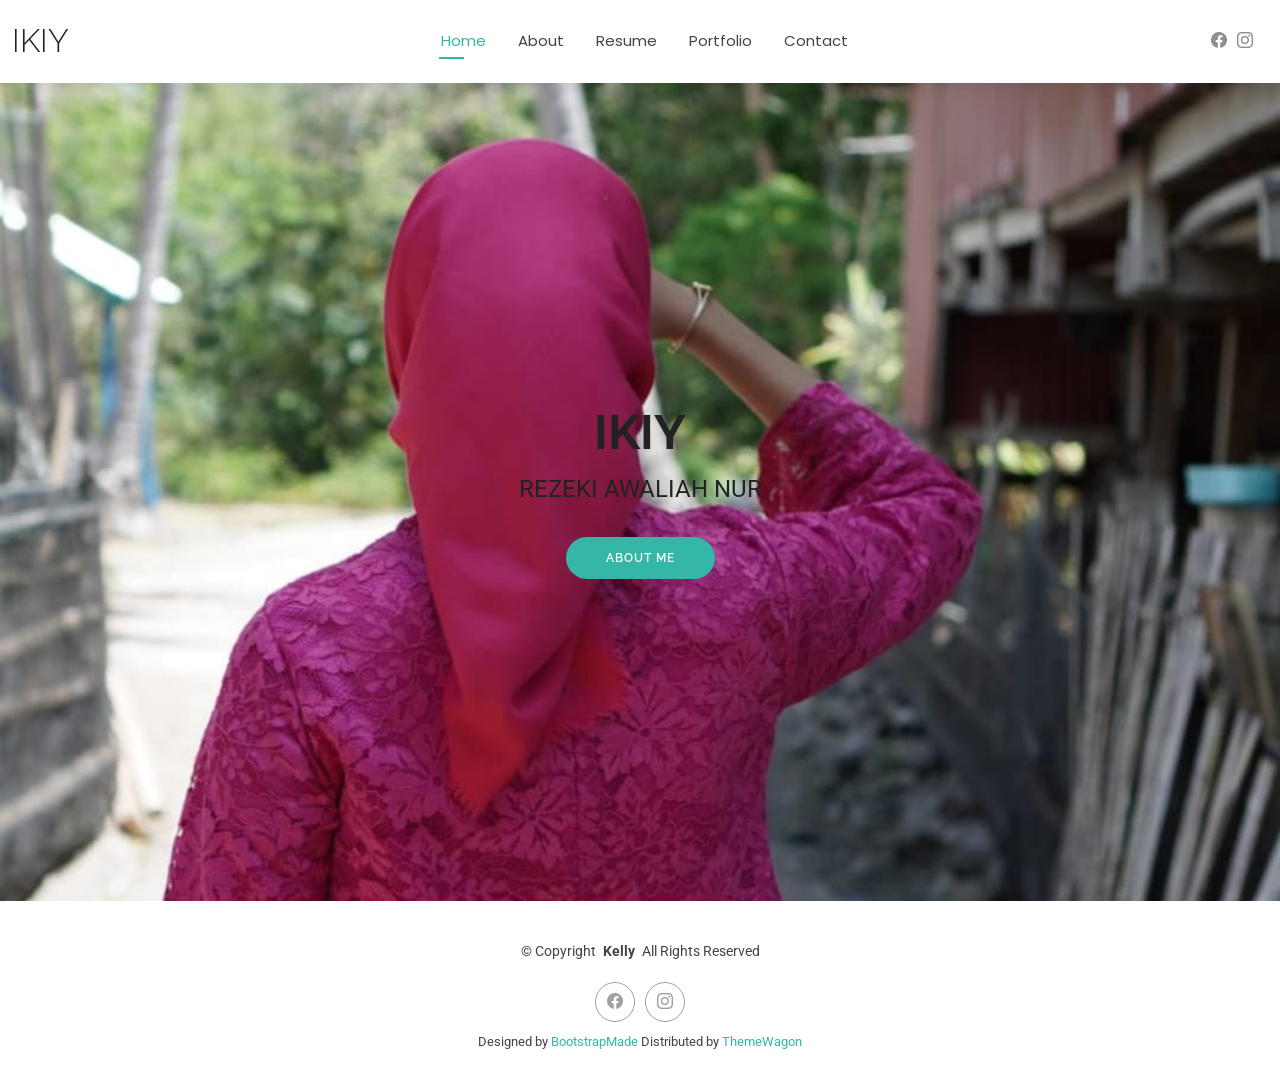
<file: index.html>
<!DOCTYPE html>
<html lang="en">

<head>
  <meta charset="utf-8">
  <meta content="width=device-width, initial-scale=1.0" name="viewport">
  <title>Portfolio Rezeki Awaliah Nur</title>
  <meta name="description" content="Portfolio Pribadi Rezeki Awaliah Nur Berbasis Web">
  <meta name="keywords" content="">

  <!-- Favicons -->
  <link href="assets/img/favicon.png" rel="icon">
  <link href="assets/img/apple-touch-icon.png" rel="apple-touch-icon">

  <!-- Fonts -->
  <link href="https://fonts.googleapis.com" rel="preconnect">
  <link href="https://fonts.gstatic.com" rel="preconnect" crossorigin>
  <link href="https://fonts.googleapis.com/css2?family=Roboto:ital,wght@0,100;0,300;0,400;0,500;0,700;0,900;1,100;1,300;1,400;1,500;1,700;1,900&family=Poppins:ital,wght@0,100;0,200;0,300;0,400;0,500;0,600;0,700;0,800;0,900;1,100;1,200;1,300;1,400;1,500;1,600;1,700;1,800;1,900&family=Raleway:ital,wght@0,100;0,200;0,300;0,400;0,500;0,600;0,700;0,800;0,900;1,100;1,200;1,300;1,400;1,500;1,600;1,700;1,800;1,900&display=swap" rel="stylesheet">

  <!-- Vendor CSS Files -->
  <link href="assets/vendor/bootstrap/css/bootstrap.min.css" rel="stylesheet">
  <link href="assets/vendor/bootstrap-icons/bootstrap-icons.css" rel="stylesheet">
  <link href="assets/vendor/aos/aos.css" rel="stylesheet">
  <link href="assets/vendor/swiper/swiper-bundle.min.css" rel="stylesheet">
  <link href="assets/vendor/glightbox/css/glightbox.min.css" rel="stylesheet">

  <script type="text/javascript">
var _iub = _iub || [];
_iub.csConfiguration = {"siteId":4473530,"cookiePolicyId":72063219,"lang":"en","storage":{"useSiteId":true}};
</script>
<script type="text/javascript" src="https://cs.iubenda.com/autoblocking/4473530.js"></script>
<script type="text/javascript" src="//cdn.iubenda.com/cs/gpp/stub.js"></script>
<script type="text/javascript" src="//cdn.iubenda.com/cs/iubenda_cs.js" charset="UTF-8" async></script>

  <!-- Main CSS File -->
  <link href="assets/css/main.css" rel="stylesheet">

  <!-- =======================================================
  * Template Name: Kelly
  * Template URL: https://bootstrapmade.com/kelly-free-bootstrap-cv-resume-html-template/
  * Updated: Aug 07 2024 with Bootstrap v5.3.3
  * Author: BootstrapMade.com
  * License: https://bootstrapmade.com/license/
  ======================================================== -->
    <!-- Google tag (gtag.js) -->
<script async src="https://www.googletagmanager.com/gtag/js?id=G-WNH11LPCZR"></script>
<script>
  window.dataLayer = window.dataLayer || [];
  function gtag(){dataLayer.push(arguments);}
  gtag('js', new Date());

  gtag('config', 'G-WNH11LPCZR');
</script>
</head>

<body class="index-page">

  <header id="header" class="header d-flex align-items-center light-background sticky-top">
    <div class="container-fluid position-relative d-flex align-items-center justify-content-between">

      <a href="index.html" class="logo d-flex align-items-center me-auto me-xl-0">
        <!-- Uncomment the line below if you also wish to use an image logo -->
        <!-- <img src="assets/img/logo.png" alt=""> -->
        <h1 class="sitename">IKIY</h1>
      </a>

      <nav id="navmenu" class="navmenu">
        <ul>
          <li><a href="index.html" class="active">Home</a></li>
          <li><a href="about.html">About</a></li>
          <li><a href="resume.html">Resume</a></li>
          <li><a href="portfolio.html">Portfolio</a></li>
           
          </li>
          <li><a href="contact.html">Contact</a></li>
        </ul>
        <i class="mobile-nav-toggle d-xl-none bi bi-list"></i>
      </nav>
      <div class="header-social-links">
        <a href="https://web.facebook.com/rezki.an.79"><i class="bi bi-facebook"></i></a>
        <a href="https://www.instagram.com/rezkiawaliahnur23/"><i class="bi bi-instagram"></i></a>
      </div>

    </div>
  </header>

  <main class="main">

    <!-- Hero Section -->
    <section id="hero" class="hero section">

      <img src="assets/img/IKIY.webp" alt="" data-aos="fade-in">

      <div class="container text-center" data-aos="zoom-out" data-aos-delay="100">
        <div class="row justify-content-center">
          <div class="col-lg-8">
            <h2>IKIY</h2>
            <p>REZEKI AWALIAH NUR </p>
            <a href="about.html" class="btn-get-started">About Me</a>
          </div>
        </div>
      </div>

    </section><!-- /Hero Section -->

  </main>

  <footer id="footer" class="footer light-background">

    <div class="container">
      <div class="copyright text-center ">
        <p>© <span>Copyright</span> <strong class="px-1 sitename">Kelly</strong> <span>All Rights Reserved<br></span></p>
      </div>
      <div class="social-links d-flex justify-content-center">
          <a href="https://web.facebook.com/rezki.an.79"><i class="bi bi-facebook"></i></a>
          <a href="https://www.instagram.com/rezkiawaliahnur23/"><i class="bi bi-instagram"></i></a>
        </div>
      <div class="credits">
        <!-- All the links in the footer should remain intact. -->
        <!-- You can delete the links only if you've purchased the pro version. -->
        <!-- Licensing information: https://bootstrapmade.com/license/ -->
        <!-- Purchase the pro version with working PHP/AJAX contact form: [buy-url] -->
        Designed by <a href="https://bootstrapmade.com/">BootstrapMade</a> Distributed by <a href=“https://themewagon.com>ThemeWagon
      </div>
    </div>

  </footer>

  <!-- Scroll Top -->
  <a href="#" id="scroll-top" class="scroll-top d-flex align-items-center justify-content-center"><i class="bi bi-arrow-up-short"></i></a>

  <!-- Preloader -->
  <div id="preloader"></div>

  <!-- Vendor JS Files -->
  <script src="assets/vendor/bootstrap/js/bootstrap.bundle.min.js"></script>
  <script src="assets/vendor/php-email-form/validate.js"></script>
  <script src="assets/vendor/aos/aos.js"></script>
  <script src="assets/vendor/waypoints/noframework.waypoints.js"></script>
  <script src="assets/vendor/purecounter/purecounter_vanilla.js"></script>
  <script src="assets/vendor/swiper/swiper-bundle.min.js"></script>
  <script src="assets/vendor/glightbox/js/glightbox.min.js"></script>
  <script src="assets/vendor/imagesloaded/imagesloaded.pkgd.min.js"></script>
  <script src="assets/vendor/isotope-layout/isotope.pkgd.min.js"></script>

  <!-- Main JS File -->
  <script src="assets/js/main.js"></script>

</body>

</html>
</file>
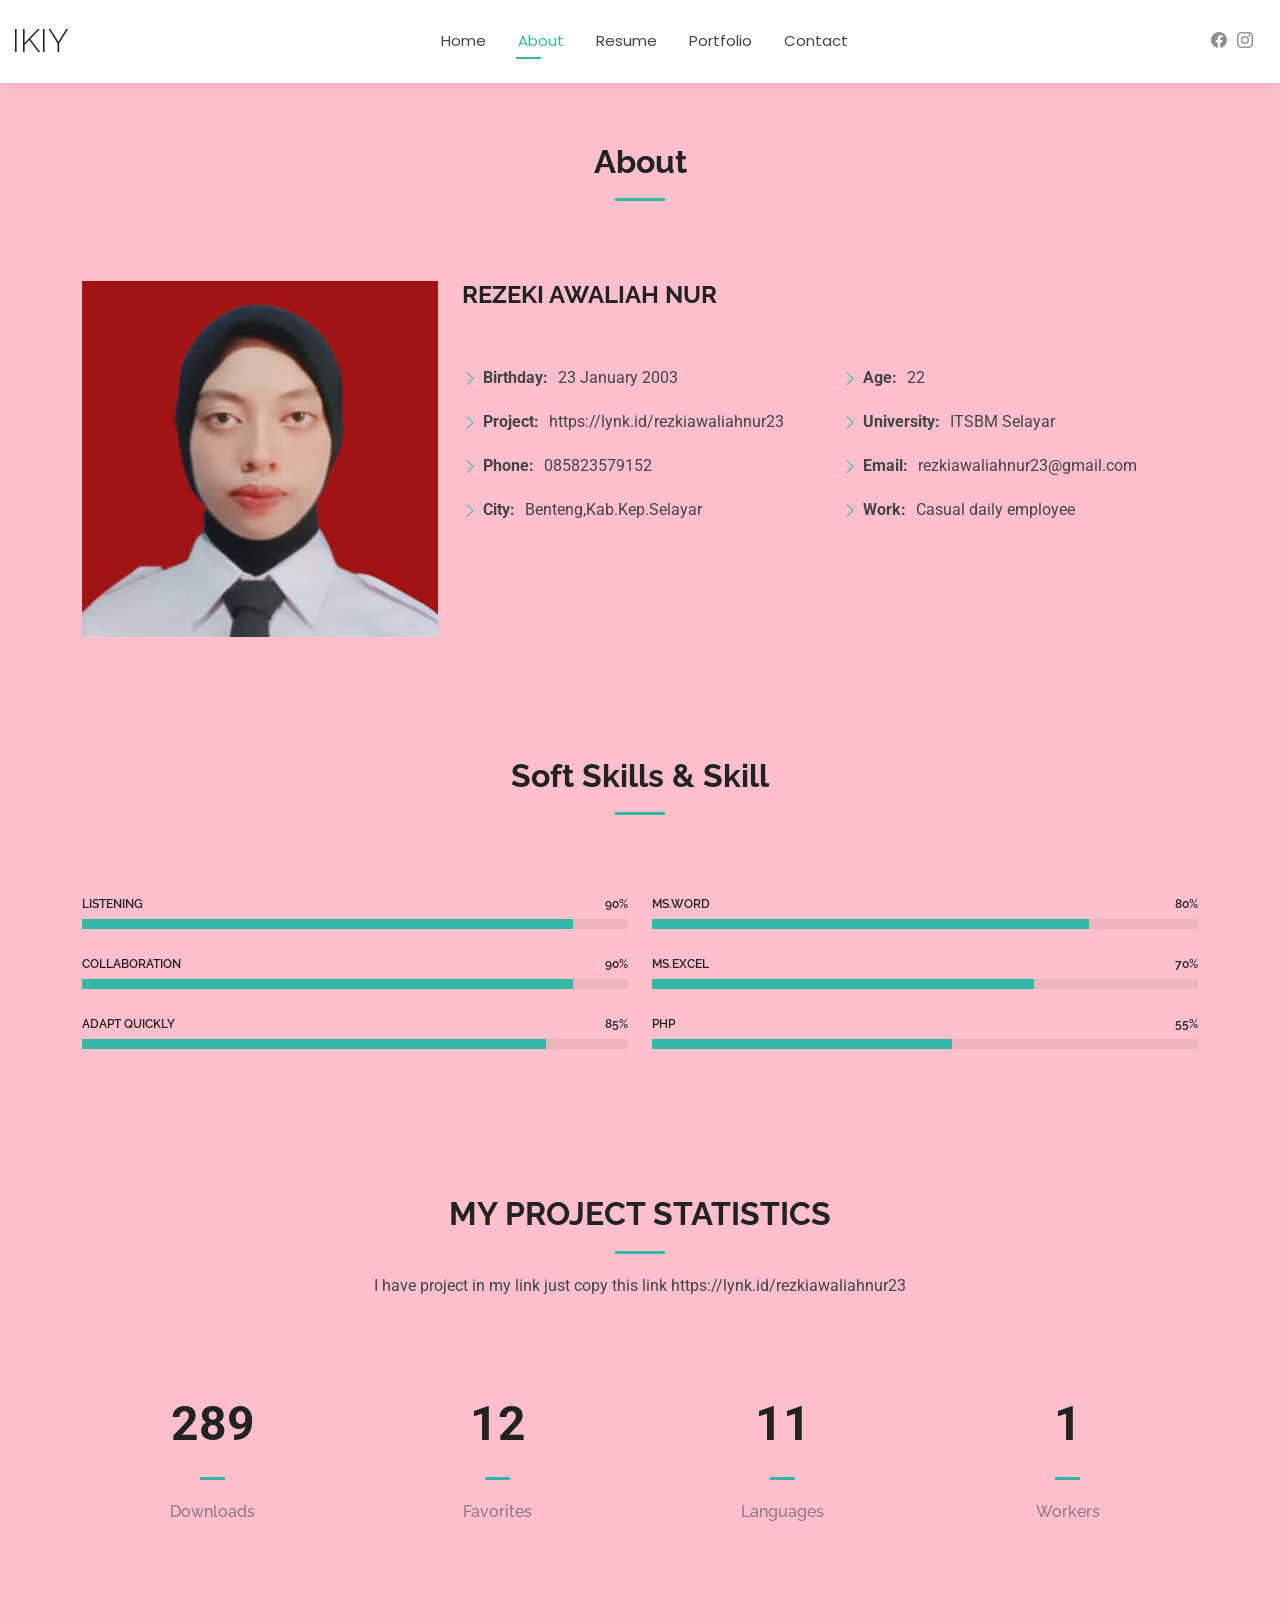
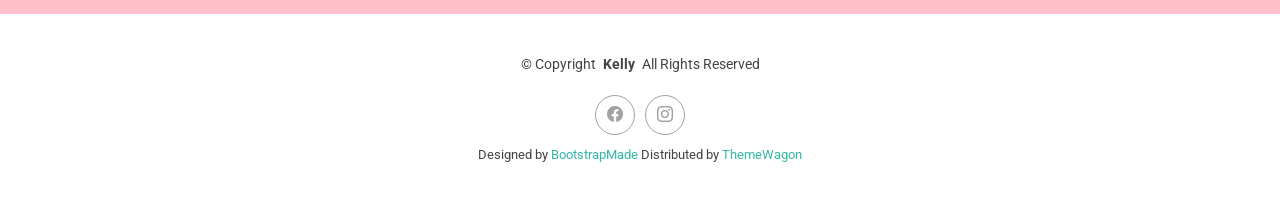
<file: about.html>
<!DOCTYPE html>
<html lang="en">

<head>
  <meta charset="utf-8">
  <meta content="width=device-width, initial-scale=1.0" name="viewport">
  <title>Portfolio Rezeki Awaliah Nur</title>
  <meta name="description" content="Portfolio Pribadi Rezeki Awaliah Nur Berbasis Web">
  <meta name="keywords" content="">

  <!-- Favicons -->
  <link href="assets/img/favicon.png" rel="icon">
  <link href="assets/img/apple-touch-icon.png" rel="apple-touch-icon">

  <!-- Fonts -->
  <link href="https://fonts.googleapis.com" rel="preconnect">
  <link href="https://fonts.gstatic.com" rel="preconnect" crossorigin>
  <link href="https://fonts.googleapis.com/css2?family=Roboto:ital,wght@0,100;0,300;0,400;0,500;0,700;0,900;1,100;1,300;1,400;1,500;1,700;1,900&family=Poppins:ital,wght@0,100;0,200;0,300;0,400;0,500;0,600;0,700;0,800;0,900;1,100;1,200;1,300;1,400;1,500;1,600;1,700;1,800;1,900&family=Raleway:ital,wght@0,100;0,200;0,300;0,400;0,500;0,600;0,700;0,800;0,900;1,100;1,200;1,300;1,400;1,500;1,600;1,700;1,800;1,900&display=swap" rel="stylesheet">

  <!-- Vendor CSS Files -->
  <link href="assets/vendor/bootstrap/css/bootstrap.min.css" rel="stylesheet">
  <link href="assets/vendor/bootstrap-icons/bootstrap-icons.css" rel="stylesheet">
  <link href="assets/vendor/aos/aos.css" rel="stylesheet">
  <link href="assets/vendor/swiper/swiper-bundle.min.css" rel="stylesheet">
  <link href="assets/vendor/glightbox/css/glightbox.min.css" rel="stylesheet">

  <!-- Main CSS File -->
  <link href="assets/css/main.css" rel="stylesheet">

  <!-- =======================================================
  * Template Name: Kelly
  * Template URL: https://bootstrapmade.com/kelly-free-bootstrap-cv-resume-html-template/
  * Updated: Aug 07 2024 with Bootstrap v5.3.3
  * Author: BootstrapMade.com
  * License: https://bootstrapmade.com/license/
  ======================================================== -->
</head>

<body class="about-page">

  <header id="header" class="header d-flex align-items-center light-background sticky-top">
    <div class="container-fluid position-relative d-flex align-items-center justify-content-between">

      <a href="index.html" class="logo d-flex align-items-center me-auto me-xl-0">
        <!-- Uncomment the line below if you also wish to use an image logo -->
        <!-- <img src="assets/img/logo.png" alt=""> -->
        <h1 class="sitename">IKIY</h1>
      </a>

      <nav id="navmenu" class="navmenu">
        <ul>
          <li><a href="index.html">Home</a></li>
          <li><a href="about.html" class="active">About</a></li>
          <li><a href="resume.html">Resume</a></li>
          <li><a href="portfolio.html">Portfolio</a></li>
      
          </li>
          <li><a href="contact.html">Contact</a></li>
        </ul>
        <i class="mobile-nav-toggle d-xl-none bi bi-list"></i>
      </nav>

      <div class="header-social-links">
        <a href="https://web.facebook.com/rezki.an.79"><i class="bi bi-facebook"></i></a>
        <a href="https://www.instagram.com/rezkiawaliahnur23/"><i class="bi bi-instagram"></i></a>
      </div>

    </div>
  </header>

  <main class="main">

    <!-- About Section -->
    <section id="about" class="about section">

      <!-- Section Title -->
      <div class="container section-title" data-aos="fade-up">
        <h2>About</h2>
      </div><!-- End Section Title -->

      <div class="container" data-aos="fade-up" data-aos-delay="100">

        <div class="row gy-4 justify-content-center">
          <div class="col-lg-4">
            <img src="assets/img/IKIY2.jpg" class="img-fluid" alt="">
          </div>
          <div class="col-lg-8 content">
            <h2>REZEKI AWALIAH NUR</h2>
            <p class="fst-italic py-3">
            </p>
            <div class="row">
              <div class="col-lg-6">
                <ul>
                  <li><i class="bi bi-chevron-right"></i> <strong>Birthday:</strong> <span>23 January 2003</span></li>
                  <li><i class="bi bi-chevron-right"></i> <strong>Project:</strong> <span>https://lynk.id/rezkiawaliahnur23</span></li>
                  <li><i class="bi bi-chevron-right"></i> <strong>Phone:</strong> <span>085823579152</span></li>
                  <li><i class="bi bi-chevron-right"></i> <strong>City:</strong> <span>Benteng,Kab.Kep.Selayar</span></li>
                </ul>
              </div>
              <div class="col-lg-6">
                <ul>
                  <li><i class="bi bi-chevron-right"></i> <strong>Age:</strong> <span>22</span></li>
                  <li><i class="bi bi-chevron-right"></i> <strong>University:</strong> <span>ITSBM Selayar</span></li>
                  <li><i class="bi bi-chevron-right"></i> <strong>Email:</strong> <span>rezkiawaliahnur23@gmail.com</span></li>
                  <li><i class="bi bi-chevron-right"></i> <strong>Work:</strong> <span>Casual daily employee</span></li>
                </ul>
              </div>
            </div>
          </div>
        </div>

      </div>

    </section><!-- /About Section -->

    <!-- Skills Section -->
    <section id="skills" class="skills section">

      <!-- Section Title -->
      <div class="container section-title" data-aos="fade-up">
        <h2> Soft Skills & Skill </h2>
      </div><!-- End Section Title -->

      <div class="container" data-aos="fade-up" data-aos-delay="100">

        <div class="row skills-content skills-animation">

          <div class="col-lg-6">

            <div class="progress">
              <span class="skill"><span>LISTENING</span> <i class="val">90%</i></span>
              <div class="progress-bar-wrap">
                <div class="progress-bar" role="progressbar" aria-valuenow="90" aria-valuemin="0" aria-valuemax="100"></div>
              </div>
            </div><!-- End Skills Item -->

            <div class="progress">
              <span class="skill"><span>COLLABORATION</span> <i class="val">90%</i></span>
              <div class="progress-bar-wrap">
                <div class="progress-bar" role="progressbar" aria-valuenow="90" aria-valuemin="0" aria-valuemax="100"></div>
              </div>
            </div><!-- End Skills Item -->

            <div class="progress">
              <span class="skill"><span>ADAPT QUICKLY</span> <i class="val">85%</i></span>
              <div class="progress-bar-wrap">
                <div class="progress-bar" role="progressbar" aria-valuenow="85" aria-valuemin="0" aria-valuemax="100"></div>
              </div>
            </div><!-- End Skills Item -->

          </div>

          <div class="col-lg-6">

            <div class="progress">
              <span class="skill"><span>MS.WORD</span> <i class="val">80%</i></span>
              <div class="progress-bar-wrap">
                <div class="progress-bar" role="progressbar" aria-valuenow="80" aria-valuemin="0" aria-valuemax="100"></div>
              </div>
            </div><!-- End Skills Item -->

            <div class="progress">
              <span class="skill"><span>MS.EXCEL</span> <i class="val">70%</i></span>
              <div class="progress-bar-wrap">
                <div class="progress-bar" role="progressbar" aria-valuenow="70" aria-valuemin="0" aria-valuemax="100"></div>
              </div>
            </div><!-- End Skills Item -->

            <div class="progress">
              <span class="skill"><span>PHP</span> <i class="val">55%</i></span>
              <div class="progress-bar-wrap">
                <div class="progress-bar" role="progressbar" aria-valuenow="55" aria-valuemin="0" aria-valuemax="100"></div>
              </div>
            </div><!-- End Skills Item -->

          </div>

        </div>

      </div>

    </section><!-- /Skills Section -->

    <!-- Stats Section -->
    <section id="stats" class="stats section">

      <!-- Section Title -->
      <div class="container section-title" data-aos="fade-up">
        <h2>MY PROJECT STATISTICS</h2>
        <p>I have project in my link just copy this link https://lynk.id/rezkiawaliahnur23</p>
      </div><!-- End Section Title -->

      <div class="container" data-aos="fade-up" data-aos-delay="100">

        <div class="row gy-4">

          <div class="col-lg-3 col-md-6">
            <div class="stats-item text-center w-100 h-100">
              <span data-purecounter-start="0" data-purecounter-end="516" data-purecounter-duration="1" class="purecounter"></span>
              <p>Downloads</p>
            </div>
          </div><!-- End Stats Item -->

          <div class="col-lg-3 col-md-6">
            <div class="stats-item text-center w-100 h-100">
              <span data-purecounter-start="0" data-purecounter-end="22" data-purecounter-duration="1" class="purecounter"></span>
              <p>Favorites</p>
            </div>
          </div><!-- End Stats Item -->

          <div class="col-lg-3 col-md-6">
            <div class="stats-item text-center w-100 h-100">
              <span data-purecounter-start="0" data-purecounter-end="20" data-purecounter-duration="1" class="purecounter"></span>
              <p>Languages</p>
            </div>
          </div><!-- End Stats Item -->

          <div class="col-lg-3 col-md-6">
            <div class="stats-item text-center w-100 h-100">
              <span data-purecounter-start="0" data-purecounter-end="2" data-purecounter-duration="1" class="purecounter"></span>
              <p>Workers</p>
            </div>
          </div><!-- End Stats Item -->

        </div>
  </main>

  <footer id="footer" class="footer light-background">

    <div class="container">
      <div class="copyright text-center ">
        <p>© <span>Copyright</span> <strong class="px-1 sitename">Kelly</strong> <span>All Rights Reserved<br></span></p>
      </div>
      
      <div class="social-links d-flex justify-content-center">
        <a href="https://web.facebook.com/rezki.an.79"><i class="bi bi-facebook"></i></a>
        <a href="https://www.instagram.com/rezkiawaliahnur23/"><i class="bi bi-instagram"></i></a>
      </div>
      <div class="credits">
        <!-- All the links in the footer should remain intact. -->
        <!-- You can delete the links only if you've purchased the pro version. -->
        <!-- Licensing information: https://bootstrapmade.com/license/ -->
        <!-- Purchase the pro version with working PHP/AJAX contact form: [buy-url] -->
        Designed by <a href="https://bootstrapmade.com/">BootstrapMade</a> Distributed by <a href=“https://themewagon.com>ThemeWagon
      </div>
    </div>

  </footer>

  <!-- Scroll Top -->
  <a href="#" id="scroll-top" class="scroll-top d-flex align-items-center justify-content-center"><i class="bi bi-arrow-up-short"></i></a>

  <!-- Preloader -->
  <div id="preloader"></div>

  <!-- Vendor JS Files -->
  <script src="assets/vendor/bootstrap/js/bootstrap.bundle.min.js"></script>
  <script src="assets/vendor/php-email-form/validate.js"></script>
  <script src="assets/vendor/aos/aos.js"></script>
  <script src="assets/vendor/waypoints/noframework.waypoints.js"></script>
  <script src="assets/vendor/purecounter/purecounter_vanilla.js"></script>
  <script src="assets/vendor/swiper/swiper-bundle.min.js"></script>
  <script src="assets/vendor/glightbox/js/glightbox.min.js"></script>
  <script src="assets/vendor/imagesloaded/imagesloaded.pkgd.min.js"></script>
  <script src="assets/vendor/isotope-layout/isotope.pkgd.min.js"></script>

  <!-- Main JS File -->
  <script src="assets/js/main.js"></script>

</body>

</html>
</file>
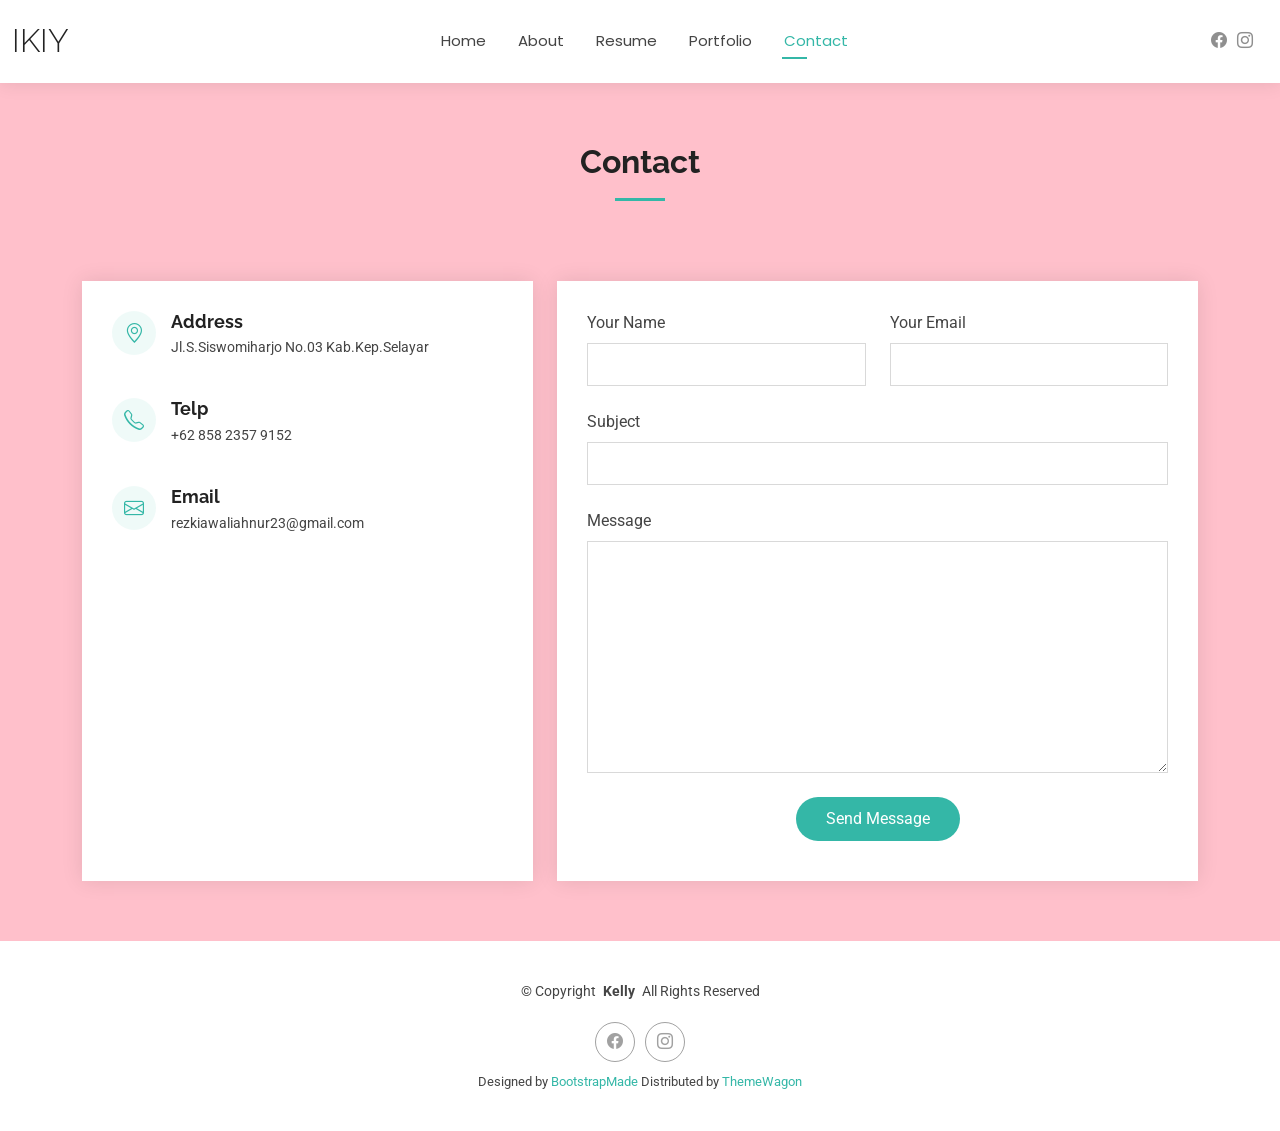
<file: contact.html>
<!DOCTYPE html>
<html lang="en">

<head>
  <meta charset="utf-8">
  <meta content="width=device-width, initial-scale=1.0" name="viewport">
  <title>Portfolio Rezeki Awaliah Nur</title>
  <meta name="description" content="Portfolio Pribadi Rezeki Awaliah Nur Berbasis Web">
  <meta name="keywords" content="">

  <!-- Favicons -->
  <link href="assets/img/favicon.png" rel="icon">
  <link href="assets/img/apple-touch-icon.png" rel="apple-touch-icon">

  <!-- Fonts -->
  <link href="https://fonts.googleapis.com" rel="preconnect">
  <link href="https://fonts.gstatic.com" rel="preconnect" crossorigin>
  <link href="https://fonts.googleapis.com/css2?family=Roboto:ital,wght@0,100;0,300;0,400;0,500;0,700;0,900;1,100;1,300;1,400;1,500;1,700;1,900&family=Poppins:ital,wght@0,100;0,200;0,300;0,400;0,500;0,600;0,700;0,800;0,900;1,100;1,200;1,300;1,400;1,500;1,600;1,700;1,800;1,900&family=Raleway:ital,wght@0,100;0,200;0,300;0,400;0,500;0,600;0,700;0,800;0,900;1,100;1,200;1,300;1,400;1,500;1,600;1,700;1,800;1,900&display=swap" rel="stylesheet">

  <!-- Vendor CSS Files -->
  <link href="assets/vendor/bootstrap/css/bootstrap.min.css" rel="stylesheet">
  <link href="assets/vendor/bootstrap-icons/bootstrap-icons.css" rel="stylesheet">
  <link href="assets/vendor/aos/aos.css" rel="stylesheet">
  <link href="assets/vendor/swiper/swiper-bundle.min.css" rel="stylesheet">
  <link href="assets/vendor/glightbox/css/glightbox.min.css" rel="stylesheet">

  <!-- Main CSS File -->
  <link href="assets/css/main.css" rel="stylesheet">

  <!-- =======================================================
  * Template Name: Kelly
  * Template URL: https://bootstrapmade.com/kelly-free-bootstrap-cv-resume-html-template/
  * Updated: Aug 07 2024 with Bootstrap v5.3.3
  * Author: BootstrapMade.com
  * License: https://bootstrapmade.com/license/
  ======================================================== -->
</head>

<body class="contact-page">

  <header id="header" class="header d-flex align-items-center light-background sticky-top">
    <div class="container-fluid position-relative d-flex align-items-center justify-content-between">

      <a href="index.html" class="logo d-flex align-items-center me-auto me-xl-0">
        <!-- Uncomment the line below if you also wish to use an image logo -->
        <!-- <img src="assets/img/logo.png" alt=""> -->
        <h1 class="sitename">IKIY</h1>
      </a>

      <nav id="navmenu" class="navmenu">
        <ul>
          <li><a href="index.html">Home</a></li>
          <li><a href="about.html">About</a></li>
          <li><a href="resume.html">Resume</a></li>
          <li><a href="portfolio.html">Portfolio</a></li>
          
          </li>
          <li><a href="contact.html" class="active">Contact</a></li>
        </ul>
        <i class="mobile-nav-toggle d-xl-none bi bi-list"></i>
      </nav>

      <div class="header-social-links">
        <a href="https://web.facebook.com/rezki.an.79"><i class="bi bi-facebook"></i></a>
        <a href="https://www.instagram.com/rezkiawaliahnur23/"><i class="bi bi-instagram"></i></a>
      </div>

    </div>
  </header>

  <main class="main">

    <!-- Contact Section -->
    <section id="contact" class="contact section">

      <!-- Section Title -->
      <div class="container section-title" data-aos="fade-up">
        <h2>Contact</h2>
      </div><!-- End Section Title -->

      <div class="container" data-aos="fade-up" data-aos-delay="100">

        <div class="row gy-4">

          <div class="col-lg-5">

            <div class="info-wrap">
              <div class="info-item d-flex" data-aos="fade-up" data-aos-delay="200">
                <i class="bi bi-geo-alt flex-shrink-0"></i>
                <div>
                  <h3>Address</h3>
                  <p>Jl.S.Siswomiharjo No.03 Kab.Kep.Selayar</p>
                </div>
              </div><!-- End Info Item -->

              <div class="info-item d-flex" data-aos="fade-up" data-aos-delay="300">
                <i class="bi bi-telephone flex-shrink-0"></i>
                <div>
                  <h3>Telp</h3>
                  <p>+62 858 2357 9152</p>
                </div>
              </div><!-- End Info Item -->

              <div class="info-item d-flex" data-aos="fade-up" data-aos-delay="400">
                <i class="bi bi-envelope flex-shrink-0"></i>
                <div>
                  <h3>Email</h3>
                  <p>rezkiawaliahnur23@gmail.com</p>
                </div>
              </div><!-- End Info Item -->

              <iframe src="https://www.google.com/maps/embed?pb=!1m17!1m12!1m3!1d603.9337566509777!2d120.46536514650106!3d-6.115474270549398!2m3!1f0!2f0!3f0!3m2!1i1024!2i768!4f13.1!3m2!1m1!2zNsKwMDYnNTUuMSJTIDEyMMKwMjcnNTcuMCJF!5e1!3m2!1sid!2sid!4v1744675986904!5m2!1sid!2sid" frameborder="0" style="border:0; width: 100%; height: 270px;" allowfullscreen="" loading="lazy" referrerpolicy="no-referrer-when-downgrade"></iframe>
            </div>
          </div>

          <div class="col-lg-7">
            <form action="forms/contact.php" method="post" class="php-email-form" data-aos="fade-up" data-aos-delay="200">
              <div class="row gy-4">

                <div class="col-md-6">
                  <label for="name-field" class="pb-2">Your Name</label>
                  <input type="text" name="name" id="name-field" class="form-control" required="">
                </div>

                <div class="col-md-6">
                  <label for="email-field" class="pb-2">Your Email</label>
                  <input type="email" class="form-control" name="email" id="email-field" required="">
                </div>

                <div class="col-md-12">
                  <label for="subject-field" class="pb-2">Subject</label>
                  <input type="text" class="form-control" name="subject" id="subject-field" required="">
                </div>

                <div class="col-md-12">
                  <label for="message-field" class="pb-2">Message</label>
                  <textarea class="form-control" name="message" rows="10" id="message-field" required=""></textarea>
                </div>

                <div class="col-md-12 text-center">
                  <div class="loading">Loading</div>
                  <div class="error-message"></div>
                  <div class="sent-message">Your message has been sent. Thank you!</div>

                  <button type="submit">Send Message</button>
                </div>

              </div>
            </form>
          </div><!-- End Contact Form -->

        </div>

      </div>

    </section><!-- /Contact Section -->

  </main>

  <footer id="footer" class="footer light-background">

    <div class="container">
      <div class="copyright text-center ">
        <p>© <span>Copyright</span> <strong class="px-1 sitename">Kelly</strong> <span>All Rights Reserved<br></span></p>
      </div>
      <div class="social-links d-flex justify-content-center">
        <a href="https://web.facebook.com/rezki.an.79"><i class="bi bi-facebook"></i></a>
        <a href="https://www.instagram.com/rezkiawaliahnur23/"><i class="bi bi-instagram"></i></a>
      </div>
      </div>
      <div class="credits">
        <!-- All the links in the footer should remain intact. -->
        <!-- You can delete the links only if you've purchased the pro version. -->
        <!-- Licensing information: https://bootstrapmade.com/license/ -->
        <!-- Purchase the pro version with working PHP/AJAX contact form: [buy-url] -->
        Designed by <a href="https://bootstrapmade.com/">BootstrapMade</a> Distributed by <a href=“https://themewagon.com>ThemeWagon
      </div>
    </div>

  </footer>

  <!-- Scroll Top -->
  <a href="#" id="scroll-top" class="scroll-top d-flex align-items-center justify-content-center"><i class="bi bi-arrow-up-short"></i></a>

  <!-- Preloader -->
  <div id="preloader"></div>

  <!-- Vendor JS Files -->
  <script src="assets/vendor/bootstrap/js/bootstrap.bundle.min.js"></script>
  <script src="assets/vendor/php-email-form/validate.js"></script>
  <script src="assets/vendor/aos/aos.js"></script>
  <script src="assets/vendor/waypoints/noframework.waypoints.js"></script>
  <script src="assets/vendor/purecounter/purecounter_vanilla.js"></script>
  <script src="assets/vendor/swiper/swiper-bundle.min.js"></script>
  <script src="assets/vendor/glightbox/js/glightbox.min.js"></script>
  <script src="assets/vendor/imagesloaded/imagesloaded.pkgd.min.js"></script>
  <script src="assets/vendor/isotope-layout/isotope.pkgd.min.js"></script>

  <!-- Main JS File -->
  <script src="assets/js/main.js"></script>

</body>

</html>
</file>
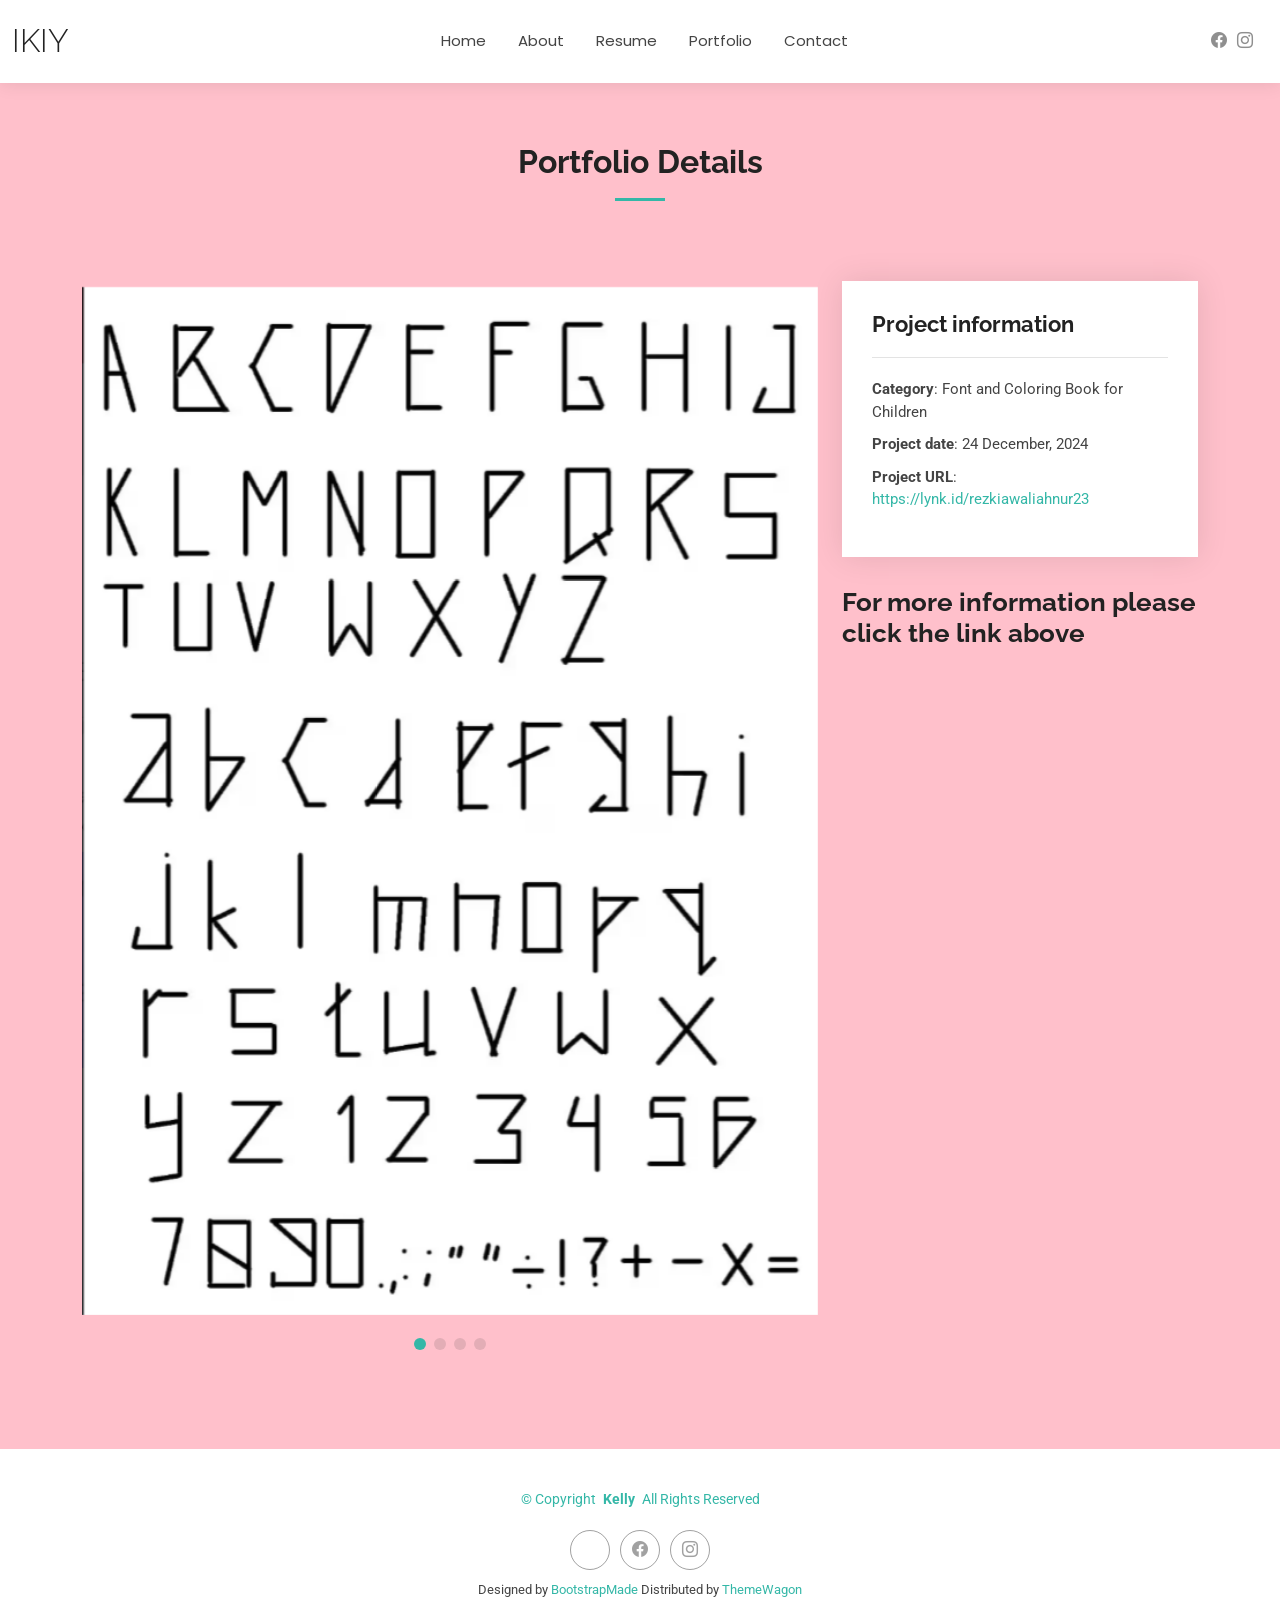
<file: portfolio-details.html>
<!DOCTYPE html>
<html lang="en">

<head>
  <meta charset="utf-8">
  <meta content="width=device-width, initial-scale=1.0" name="viewport">
  <title>Portfolio Details - Kelly Bootstrap Template</title>
  <meta name="description" content="">
  <meta name="keywords" content="">

  <!-- Favicons -->
  <link href="assets/img/favicon.png" rel="icon">
  <link href="assets/img/apple-touch-icon.png" rel="apple-touch-icon">

  <!-- Fonts -->
  <link href="https://fonts.googleapis.com" rel="preconnect">
  <link href="https://fonts.gstatic.com" rel="preconnect" crossorigin>
  <link href="https://fonts.googleapis.com/css2?family=Roboto:ital,wght@0,100;0,300;0,400;0,500;0,700;0,900;1,100;1,300;1,400;1,500;1,700;1,900&family=Poppins:ital,wght@0,100;0,200;0,300;0,400;0,500;0,600;0,700;0,800;0,900;1,100;1,200;1,300;1,400;1,500;1,600;1,700;1,800;1,900&family=Raleway:ital,wght@0,100;0,200;0,300;0,400;0,500;0,600;0,700;0,800;0,900;1,100;1,200;1,300;1,400;1,500;1,600;1,700;1,800;1,900&display=swap" rel="stylesheet">

  <!-- Vendor CSS Files -->
  <link href="assets/vendor/bootstrap/css/bootstrap.min.css" rel="stylesheet">
  <link href="assets/vendor/bootstrap-icons/bootstrap-icons.css" rel="stylesheet">
  <link href="assets/vendor/aos/aos.css" rel="stylesheet">
  <link href="assets/vendor/swiper/swiper-bundle.min.css" rel="stylesheet">
  <link href="assets/vendor/glightbox/css/glightbox.min.css" rel="stylesheet">

  <!-- Main CSS File -->
  <link href="assets/css/main.css" rel="stylesheet">

  <!-- =======================================================
  * Template Name: Kelly
  * Template URL: https://bootstrapmade.com/kelly-free-bootstrap-cv-resume-html-template/
  * Updated: Aug 07 2024 with Bootstrap v5.3.3
  * Author: BootstrapMade.com
  * License: https://bootstrapmade.com/license/
  ======================================================== -->
</head>

<body class="portfolio-details-page">

  <header id="header" class="header d-flex align-items-center light-background sticky-top">
    <div class="container-fluid position-relative d-flex align-items-center justify-content-between">

      <a href="index.html" class="logo d-flex align-items-center me-auto me-xl-0">
        <!-- Uncomment the line below if you also wish to use an image logo -->
        <!-- <img src="assets/img/logo.png" alt=""> -->
        <h1 class="sitename">IKIY</h1>
      </a>

      <nav id="navmenu" class="navmenu">
        <ul>
          <li><a href="index.html">Home</a></li>
          <li><a href="about.html">About</a></li>
          <li><a href="resume.html">Resume</a></li>
          <li><a href="portfolio.html">Portfolio</a></li>
          <li><a href="contact.html">Contact</a></li>
        </ul>
        <i class="mobile-nav-toggle d-xl-none bi bi-list"></i>
      </nav>

      <div class="header-social-links">
        <a href="https://web.facebook.com/rezki.an.79"><i class="bi bi-facebook"></i></a>
        <a href="https://www.instagram.com/rezkiawaliahnur23/"><i class="bi bi-instagram"></i></a>
      </div>

    </div>
  </header>

  <main class="main">

    <!-- Portfolio Details Section -->
    <section id="portfolio-details" class="portfolio-details section">

      <!-- Section Title -->
      <div class="container section-title" data-aos="fade-up">
        <h2>Portfolio Details</h2>
      </div><!-- End Section Title -->

      <div class="container" data-aos="fade-up" data-aos-delay="100">

        <div class="row gy-4">

          <div class="col-lg-8">
            <div class="portfolio-details-slider swiper init-swiper">

              <script type="application/json" class="swiper-config">
                {
                  "loop": true,
                  "speed": 600,
                  "autoplay": {
                    "delay": 5000
                  },
                  "slidesPerView": "auto",
                  "pagination": {
                    "el": ".swiper-pagination",
                    "type": "bullets",
                    "clickable": true
                  }
                }
              </script>

              <div class="swiper-wrapper align-items-center">

                <div class="swiper-slide">
                  <img src="assets/img/portfolio/sharp-ist-font2.png" alt="">
                </div>

                <div class="swiper-slide">
                  <img src="assets/img/portfolio/coloringbook.png" alt="">
                </div>

                <div class="swiper-slide">
                  <img src="assets/img/portfolio/boxphabet-font1.png" alt="">
                </div>

                <div class="swiper-slide">
                  <img src="assets/img/portfolio/sharp-ist-font3.png" alt="">
                </div>

              </div>
              <div class="swiper-pagination"></div>
            </div>
          </div>

          <div class="col-lg-4">
            <div class="portfolio-info" data-aos="fade-up" data-aos-delay="200">
              <h3>Project information</h3>
              <ul>
                <li><strong>Category</strong>: Font and Coloring Book for Children</li>
                <li><strong>Project date</strong>: 24 December, 2024 </li>
                <li><strong>Project URL</strong>: <a href="https://lynk.id/rezkiawaliahnur23">https://lynk.id/rezkiawaliahnur23</li>
              </ul>
            </div>
            <div class="portfolio-description" data-aos="fade-up" data-aos-delay="300">
              <h2>  For more information please click the link above </h2>
            </div>
          </div>

        </div>

      </div>

    </section><!-- /Portfolio Details Section -->

  </main>

  <footer id="footer" class="footer light-background">

    <div class="container">
      <div class="copyright text-center ">
        <p>© <span>Copyright</span> <strong class="px-1 sitename">Kelly</strong> <span>All Rights Reserved<br></span></p>
      </div>
      <div class="social-links d-flex justify-content-center">
        <a href="https://web.facebook.com/rezki.an.79"><i class="bi bi-facebook"></i></a>
        <a href="https://www.instagram.com/rezkiawaliahnur23/"><i class="bi bi-instagram"></i></a>
      </div>
      <div class="credits">
        <!-- All the links in the footer should remain intact. -->
        <!-- You can delete the links only if you've purchased the pro version. -->
        <!-- Licensing information: https://bootstrapmade.com/license/ -->
        <!-- Purchase the pro version with working PHP/AJAX contact form: [buy-url] -->
        Designed by <a href="https://bootstrapmade.com/">BootstrapMade</a> Distributed by <a href=“https://themewagon.com>ThemeWagon
      </div>
    </div>

  </footer>

  <!-- Scroll Top -->
  <a href="#" id="scroll-top" class="scroll-top d-flex align-items-center justify-content-center"><i class="bi bi-arrow-up-short"></i></a>

  <!-- Preloader -->
  <div id="preloader"></div>

  <!-- Vendor JS Files -->
  <script src="assets/vendor/bootstrap/js/bootstrap.bundle.min.js"></script>
  <script src="assets/vendor/php-email-form/validate.js"></script>
  <script src="assets/vendor/aos/aos.js"></script>
  <script src="assets/vendor/waypoints/noframework.waypoints.js"></script>
  <script src="assets/vendor/purecounter/purecounter_vanilla.js"></script>
  <script src="assets/vendor/swiper/swiper-bundle.min.js"></script>
  <script src="assets/vendor/glightbox/js/glightbox.min.js"></script>
  <script src="assets/vendor/imagesloaded/imagesloaded.pkgd.min.js"></script>
  <script src="assets/vendor/isotope-layout/isotope.pkgd.min.js"></script>

  <!-- Main JS File -->
  <script src="assets/js/main.js"></script>

</body>

</html>
</file>
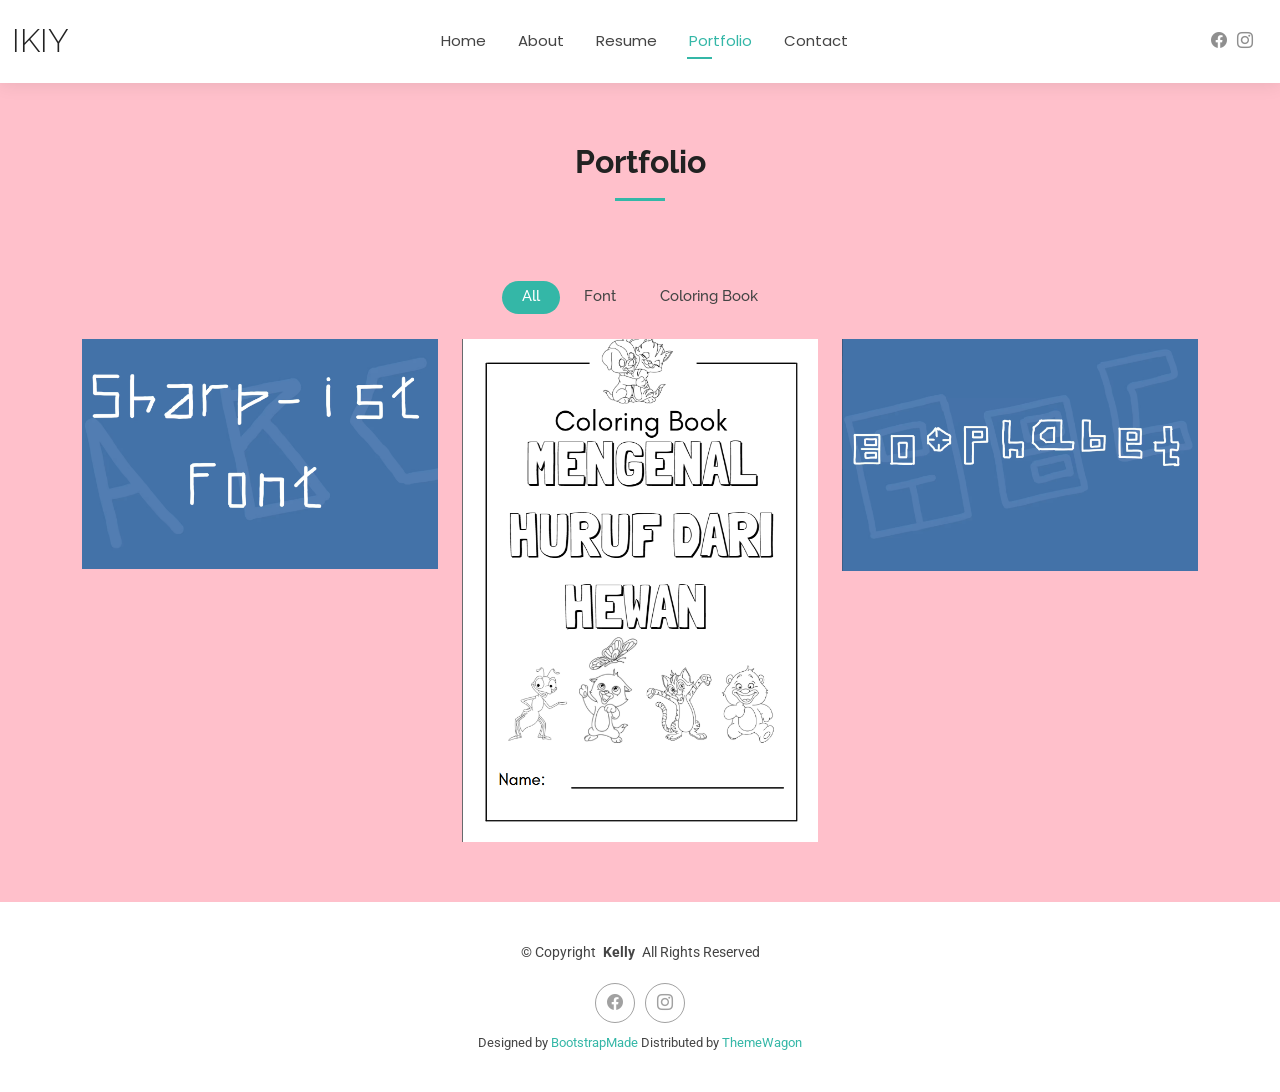
<file: portfolio.html>
<!DOCTYPE html>
<html lang="en">

<head>
  <meta charset="utf-8">
  <meta content="width=device-width, initial-scale=1.0" name="viewport">
   <title>Portfolio Rezeki Awaliah Nur</title>
  <meta name="description" content="Portfolio Pribadi Rezeki Awaliah Nur Berbasis Web">
  <meta name="keywords" content="">

  <!-- Favicons -->
  <link href="assets/img/favicon.png" rel="icon">
  <link href="assets/img/apple-touch-icon.png" rel="apple-touch-icon">

  <!-- Fonts -->
  <link href="https://fonts.googleapis.com" rel="preconnect">
  <link href="https://fonts.gstatic.com" rel="preconnect" crossorigin>
  <link href="https://fonts.googleapis.com/css2?family=Roboto:ital,wght@0,100;0,300;0,400;0,500;0,700;0,900;1,100;1,300;1,400;1,500;1,700;1,900&family=Poppins:ital,wght@0,100;0,200;0,300;0,400;0,500;0,600;0,700;0,800;0,900;1,100;1,200;1,300;1,400;1,500;1,600;1,700;1,800;1,900&family=Raleway:ital,wght@0,100;0,200;0,300;0,400;0,500;0,600;0,700;0,800;0,900;1,100;1,200;1,300;1,400;1,500;1,600;1,700;1,800;1,900&display=swap" rel="stylesheet">

  <!-- Vendor CSS Files -->
  <link href="assets/vendor/bootstrap/css/bootstrap.min.css" rel="stylesheet">
  <link href="assets/vendor/bootstrap-icons/bootstrap-icons.css" rel="stylesheet">
  <link href="assets/vendor/aos/aos.css" rel="stylesheet">
  <link href="assets/vendor/swiper/swiper-bundle.min.css" rel="stylesheet">
  <link href="assets/vendor/glightbox/css/glightbox.min.css" rel="stylesheet">

  <!-- Main CSS File -->
  <link href="assets/css/main.css" rel="stylesheet">

  <!-- =======================================================
  * Template Name: Kelly
  * Template URL: https://bootstrapmade.com/kelly-free-bootstrap-cv-resume-html-template/
  * Updated: Aug 07 2024 with Bootstrap v5.3.3
  * Author: BootstrapMade.com
  * License: https://bootstrapmade.com/license/
  ======================================================== -->
</head>

<body class="portfolio-page">

  <header id="header" class="header d-flex align-items-center light-background sticky-top">
    <div class="container-fluid position-relative d-flex align-items-center justify-content-between">

      <a href="index.html" class="logo d-flex align-items-center me-auto me-xl-0">
        <!-- Uncomment the line below if you also wish to use an image logo -->
        <!-- <img src="assets/img/logo.png" alt=""> -->
        <h1 class="sitename">IKIY</h1>
      </a>

      <nav id="navmenu" class="navmenu">
        <ul>
          <li><a href="index.html">Home</a></li>
          <li><a href="about.html">About</a></li>
          <li><a href="resume.html">Resume</a></li>
          <li><a href="portfolio.html" class="active">Portfolio</a></li>
          </li>
          <li><a href="contact.html">Contact</a></li>
        </ul>
        <i class="mobile-nav-toggle d-xl-none bi bi-list"></i>
      </nav>

      <div class="header-social-links">
        <a href="https://web.facebook.com/rezki.an.79"><i class="bi bi-facebook"></i></a>
        <a href="https://www.instagram.com/rezkiawaliahnur23/"><i class="bi bi-instagram"></i></a>
      </div>

    </div>
  </header>

  <main class="main">

    <!-- Portfolio Section -->
    <section id="portfolio" class="portfolio section">

      <!-- Section Title -->
      <div class="container section-title" data-aos="fade-up">
        <h2>Portfolio</h2>
      </div><!-- End Section Title -->

      <div class="container">

        <div class="isotope-layout" data-default-filter="*" data-layout="masonry" data-sort="original-order">

          <ul class="portfolio-filters isotope-filters" data-aos="fade-up" data-aos-delay="100">
            <li data-filter="*" class="filter-active">All</li>
            <li data-filter=".filter-app">Font</li>
            <li data-filter=".filter-product">Coloring Book</li>
          </ul><!-- End Portfolio Filters -->

          <div class="row gy-4 isotope-container" data-aos="fade-up" data-aos-delay="200">


            <div class="col-lg-4 col-md-6 portfolio-item isotope-item filter-app">
              <img src="assets/img/masonry-portfolio/sharp-ist-font1.png" class="img-fluid" alt="">
              <div class="portfolio-info">
                <h4>Sharp-Ist Font</h4>
                <a href="assets/img/masonry-portfolio/sharp-ist-font1.png" title="Sharp-Ist Font" data-gallery="portfolio-gallery-app" class="glightbox preview-link"><i class="bi bi-zoom-in"></i></a>
                <a href="portfolio-details.html" title="More Details" class="details-link"><i class="bi bi-link-45deg"></i></a>
              </div>
            </div><!-- End Portfolio Item -->

            <div class="col-lg-4 col-md-6 portfolio-item isotope-item filter-product">
              <img src="assets/img/masonry-portfolio/coloringbook.png" class="img-fluid" alt="">
              <div class="portfolio-info">
                <h4>Coloring Book</h4>
                <a href="assets/img/masonry-portfolio/coloringbook.png" title="Coloring Book" data-gallery="portfolio-gallery-product" class="glightbox preview-link"><i class="bi bi-zoom-in"></i></a>
                <a href="portfolio-details.html" title="More Details" class="details-link"><i class="bi bi-link-45deg"></i></a>
              </div>
            </div><!-- End Portfolio Item -->

            <div class="col-lg-4 col-md-6 portfolio-item isotope-item filter-app">
              <img src="assets/img/masonry-portfolio/boxphabet-font.png" class="img-fluid" alt="">
              <div class="portfolio-info">
                <h4>Boxphabet font</h4>
                <a href="assets/img/masonry-portfolio/boxphabet-font.png" title="Boxphabet font" data-gallery="portfolio-gallery-app" class="glightbox preview-link"><i class="bi bi-zoom-in"></i></a>
                <a href="portfolio-details.html" title="More Details" class="details-link"><i class="bi bi-link-45deg"></i></a>
              </div>
            </div><!-- End Portfolio Item -->

          </div><!-- End Portfolio Container -->

        </div>

      </div>

    </section><!-- /Portfolio Section -->

  </main>

  <footer id="footer" class="footer light-background">

    <div class="container">
      <div class="copyright text-center ">
        <p>© <span>Copyright</span> <strong class="px-1 sitename">Kelly</strong> <span>All Rights Reserved<br></span></p>
      </div>
      <div class="social-links d-flex justify-content-center">
        <a href="https://web.facebook.com/rezki.an.79"><i class="bi bi-facebook"></i></a>
        <a href="https://www.instagram.com/rezkiawaliahnur23/"><i class="bi bi-instagram"></i></a>
      </div>
      <div class="credits">
        <!-- All the links in the footer should remain intact. -->
        <!-- You can delete the links only if you've purchased the pro version. -->
        <!-- Licensing information: https://bootstrapmade.com/license/ -->
        <!-- Purchase the pro version with working PHP/AJAX contact form: [buy-url] -->
        Designed by <a href="https://bootstrapmade.com/">BootstrapMade</a> Distributed by <a href=“https://themewagon.com>ThemeWagon
      </div>
    </div>

  </footer>

  <!-- Scroll Top -->
  <a href="#" id="scroll-top" class="scroll-top d-flex align-items-center justify-content-center"><i class="bi bi-arrow-up-short"></i></a>

  <!-- Preloader -->
  <div id="preloader"></div>

  <!-- Vendor JS Files -->
  <script src="assets/vendor/bootstrap/js/bootstrap.bundle.min.js"></script>
  <script src="assets/vendor/php-email-form/validate.js"></script>
  <script src="assets/vendor/aos/aos.js"></script>
  <script src="assets/vendor/waypoints/noframework.waypoints.js"></script>
  <script src="assets/vendor/purecounter/purecounter_vanilla.js"></script>
  <script src="assets/vendor/swiper/swiper-bundle.min.js"></script>
  <script src="assets/vendor/glightbox/js/glightbox.min.js"></script>
  <script src="assets/vendor/imagesloaded/imagesloaded.pkgd.min.js"></script>
  <script src="assets/vendor/isotope-layout/isotope.pkgd.min.js"></script>

  <!-- Main JS File -->
  <script src="assets/js/main.js"></script>

</body>

</html>
</file>
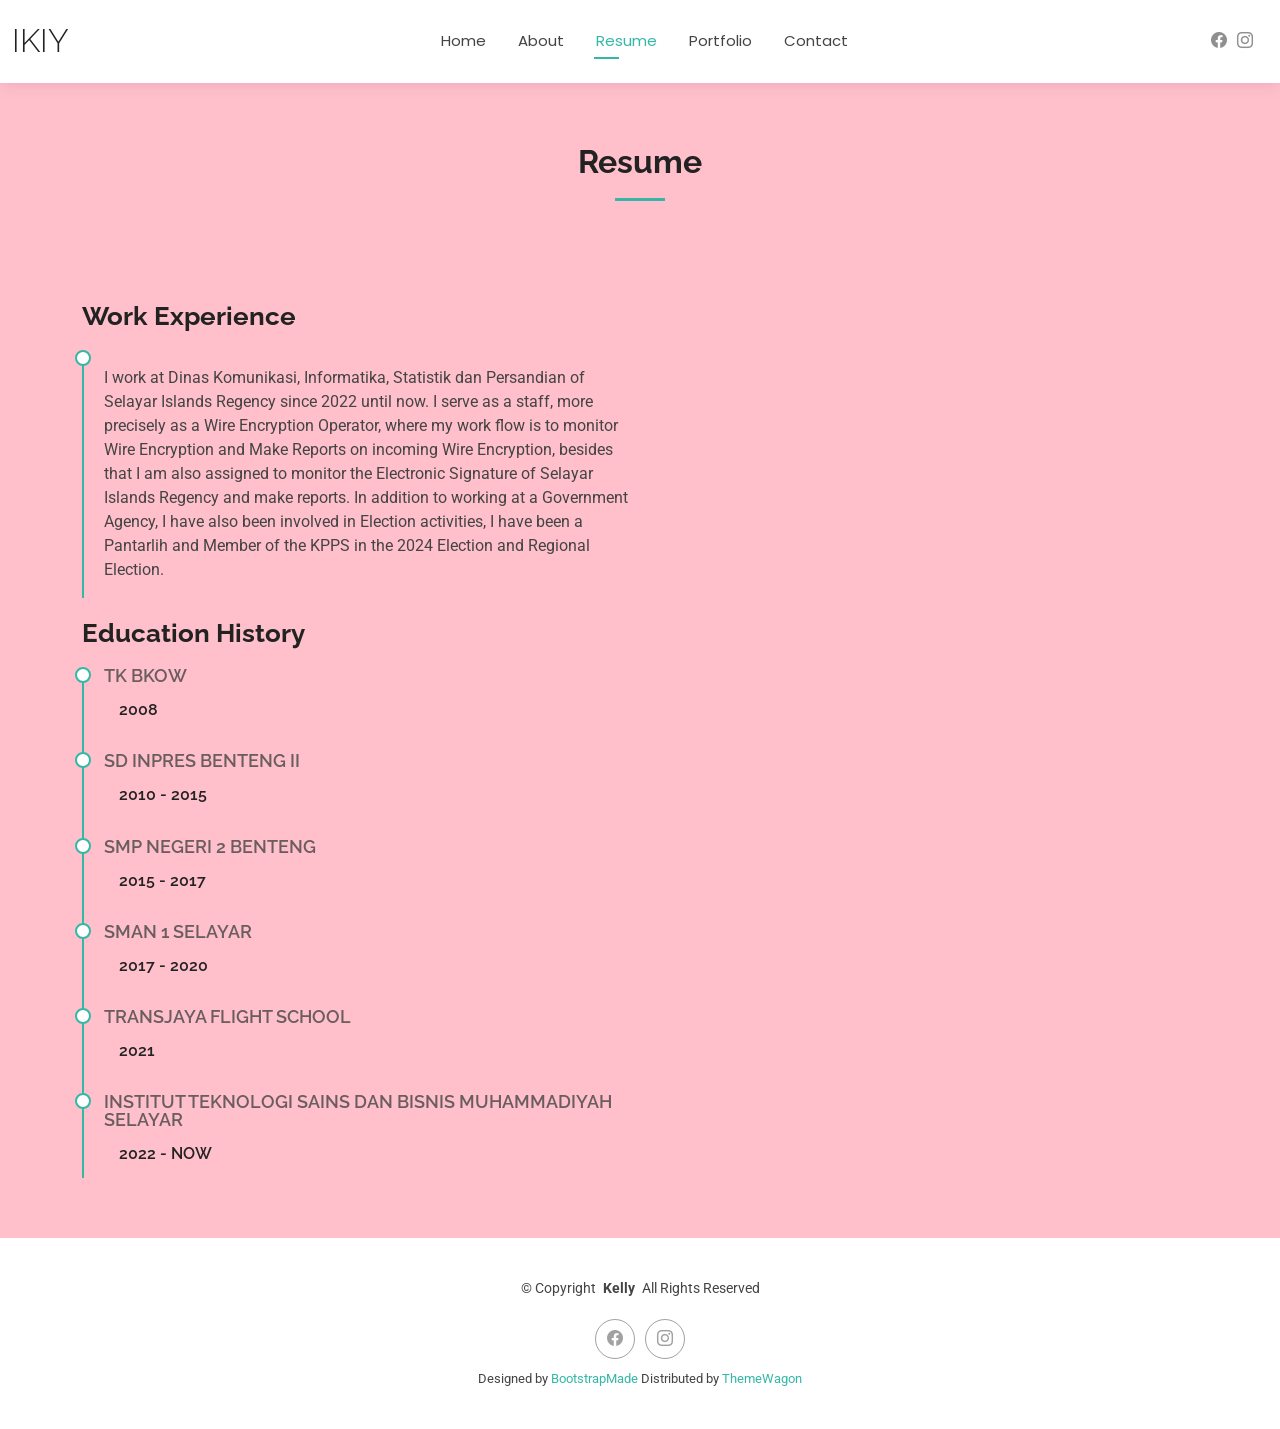
<file: resume.html>
<!DOCTYPE html>
<html lang="en">

<head>
  <meta charset="utf-8">
  <meta content="width=device-width, initial-scale=1.0" name="viewport">
   <title>Portfolio Rezeki Awaliah Nur</title>
  <meta name="description" content="Portfolio Pribadi Rezeki Awaliah Nur Berbasis Web">
  <meta name="keywords" content="">

  <!-- Favicons -->
  <link href="assets/img/favicon.png" rel="icon">
  <link href="assets/img/apple-touch-icon.png" rel="apple-touch-icon">

  <!-- Fonts -->
  <link href="https://fonts.googleapis.com" rel="preconnect">
  <link href="https://fonts.gstatic.com" rel="preconnect" crossorigin>
  <link href="https://fonts.googleapis.com/css2?family=Roboto:ital,wght@0,100;0,300;0,400;0,500;0,700;0,900;1,100;1,300;1,400;1,500;1,700;1,900&family=Poppins:ital,wght@0,100;0,200;0,300;0,400;0,500;0,600;0,700;0,800;0,900;1,100;1,200;1,300;1,400;1,500;1,600;1,700;1,800;1,900&family=Raleway:ital,wght@0,100;0,200;0,300;0,400;0,500;0,600;0,700;0,800;0,900;1,100;1,200;1,300;1,400;1,500;1,600;1,700;1,800;1,900&display=swap" rel="stylesheet">

  <!-- Vendor CSS Files -->
  <link href="assets/vendor/bootstrap/css/bootstrap.min.css" rel="stylesheet">
  <link href="assets/vendor/bootstrap-icons/bootstrap-icons.css" rel="stylesheet">
  <link href="assets/vendor/aos/aos.css" rel="stylesheet">
  <link href="assets/vendor/swiper/swiper-bundle.min.css" rel="stylesheet">
  <link href="assets/vendor/glightbox/css/glightbox.min.css" rel="stylesheet">

  <!-- Main CSS File -->
  <link href="assets/css/main.css" rel="stylesheet">

  <!-- =======================================================
  * Template Name: Kelly
  * Template URL: https://bootstrapmade.com/kelly-free-bootstrap-cv-resume-html-template/
  * Updated: Aug 07 2024 with Bootstrap v5.3.3
  * Author: BootstrapMade.com
  * License: https://bootstrapmade.com/license/
  ======================================================== -->
</head>

<body class="resume-page">

  <header id="header" class="header d-flex align-items-center light-background sticky-top">
    <div class="container-fluid position-relative d-flex align-items-center justify-content-between">

      <a href="index.html" class="logo d-flex align-items-center me-auto me-xl-0">
        <!-- Uncomment the line below if you also wish to use an image logo -->
        <!-- <img src="assets/img/logo.png" alt=""> -->
        <h1 class="sitename">IKIY</h1>
      </a>

      <nav id="navmenu" class="navmenu">
        <ul>
          <li><a href="index.html">Home</a></li>
          <li><a href="about.html">About</a></li>
          <li><a href="resume.html" class="active">Resume</a></li>
          <li><a href="portfolio.html">Portfolio</a></li>

          <li><a href="contact.html">Contact</a></li>
        </ul>
        <i class="mobile-nav-toggle d-xl-none bi bi-list"></i>
      </nav>

      <div class="header-social-links">
          <a href="https://web.facebook.com/rezki.an.79"><i class="bi bi-facebook"></i></a>
          <a href="https://www.instagram.com/rezkiawaliahnur23/"><i class="bi bi-instagram"></i></a>
        </div>

    </div>
  </header>

  <main class="main">

    <!-- Resume Section -->
    <section id="resume" class="resume section">

      <!-- Section Title -->
      <div class="container section-title" data-aos="fade-up">
        <h2>Resume</h2>
      </div><!-- End Section Title -->

      <div class="container">

        <div class="row">

          <div class="col-lg-6" data-aos="fade-up" data-aos-delay="100">
            <h3 class="resume-title">Work Experience</h3>

            <div class="resume-item pb-0">
              
              <p class="py-3">
                I work at Dinas Komunikasi, Informatika, Statistik dan Persandian of Selayar Islands Regency since 2022 until now. 
                I serve as a staff, more precisely as a Wire Encryption Operator, where my work flow is to monitor Wire Encryption and 
                Make Reports on incoming Wire Encryption, besides that I am also assigned to monitor the Electronic 
                Signature of Selayar Islands Regency and make reports. In addition to working at a Government Agency, 
                I have also been involved in Election activities, I have been a Pantarlih and Member of the KPPS in the 2024 
                Election and Regional Election.
              </p>
            </div><!-- Edn Resume Item -->

            <h3 class="resume-title">Education History</h3>
            <div class="resume-item">
              <h4>TK BKOW</h4>
              <h5>2008</h5>
            </div><!-- Edn Resume Item -->

            <div class="resume-item">
              <h4>SD INPRES BENTENG II</h4>
              <h5>2010 - 2015</h5>
            </div><!-- Edn Resume Item -->


            <div class="resume-item">
              <h4>SMP NEGERI 2 BENTENG</h4>
              <h5>2015 - 2017</h5>
            </div><!-- Edn Resume Item -->


            <div class="resume-item">
              <h4>SMAN 1 SELAYAR</h4>
              <h5>2017 - 2020</h5>
            </div><!-- Edn Resume Item -->

            <div class="resume-item">
              <h4>TRANSJAYA FLIGHT SCHOOL</h4>
              <h5>2021</h5>
            </div><!-- Edn Resume Item -->


            <div class="resume-item">
              <h4>INSTITUT TEKNOLOGI SAINS DAN BISNIS MUHAMMADIYAH SELAYAR</h4>
              <h5>2022 - NOW</h5>
            </div><!-- Edn Resume Item -->
          </div>

      </div>

    </section><!-- /Resume Section -->

  </main>

  <footer id="footer" class="footer light-background">

    <div class="container">
      <div class="copyright text-center ">
        <p>© <span>Copyright</span> <strong class="px-1 sitename">Kelly</strong> <span>All Rights Reserved<br></span></p>
      </div>
      <div class="social-links d-flex justify-content-center">
        <a href="https://web.facebook.com/rezki.an.79"><i class="bi bi-facebook"></i></a>
        <a href="https://www.instagram.com/rezkiawaliahnur23/"><i class="bi bi-instagram"></i></a>
      </div>
      <div class="credits">
        <!-- All the links in the footer should remain intact. -->
        <!-- You can delete the links only if you've purchased the pro version. -->
        <!-- Licensing information: https://bootstrapmade.com/license/ -->
        <!-- Purchase the pro version with working PHP/AJAX contact form: [buy-url] -->
        Designed by <a href="https://bootstrapmade.com/">BootstrapMade</a> Distributed by <a href=“https://themewagon.com>ThemeWagon
      </div>
    </div>

  </footer>

  <!-- Scroll Top -->
  <a href="#" id="scroll-top" class="scroll-top d-flex align-items-center justify-content-center"><i class="bi bi-arrow-up-short"></i></a>

  <!-- Preloader -->
  <div id="preloader"></div>

  <!-- Vendor JS Files -->
  <script src="assets/vendor/bootstrap/js/bootstrap.bundle.min.js"></script>
  <script src="assets/vendor/php-email-form/validate.js"></script>
  <script src="assets/vendor/aos/aos.js"></script>
  <script src="assets/vendor/waypoints/noframework.waypoints.js"></script>
  <script src="assets/vendor/purecounter/purecounter_vanilla.js"></script>
  <script src="assets/vendor/swiper/swiper-bundle.min.js"></script>
  <script src="assets/vendor/glightbox/js/glightbox.min.js"></script>
  <script src="assets/vendor/imagesloaded/imagesloaded.pkgd.min.js"></script>
  <script src="assets/vendor/isotope-layout/isotope.pkgd.min.js"></script>

  <!-- Main JS File -->
  <script src="assets/js/main.js"></script>

</body>

</html>
</file>
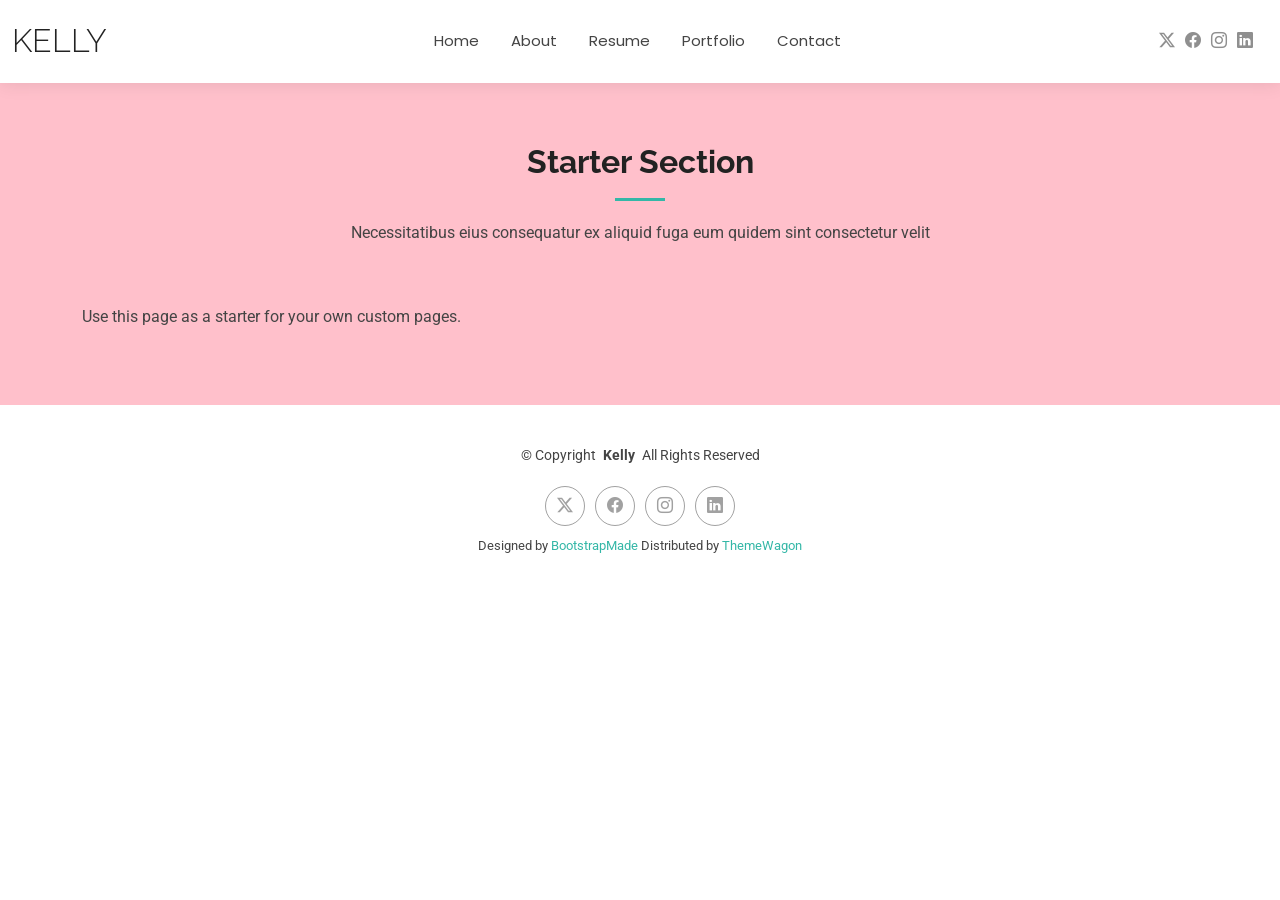
<file: starter-page.html>
<!DOCTYPE html>
<html lang="en">

<head>
  <meta charset="utf-8">
  <meta content="width=device-width, initial-scale=1.0" name="viewport">
  <title>Portfolio Rezeki Awaliah Nur</title>
  <meta name="description" content="Portfolio Pribadi Rezeki Awaliah Nur Berbasis Web">
  <meta name="keywords" content="">

  <!-- Favicons -->
  <link href="assets/img/favicon.png" rel="icon">
  <link href="assets/img/apple-touch-icon.png" rel="apple-touch-icon">

  <!-- Fonts -->
  <link href="https://fonts.googleapis.com" rel="preconnect">
  <link href="https://fonts.gstatic.com" rel="preconnect" crossorigin>
  <link href="https://fonts.googleapis.com/css2?family=Roboto:ital,wght@0,100;0,300;0,400;0,500;0,700;0,900;1,100;1,300;1,400;1,500;1,700;1,900&family=Poppins:ital,wght@0,100;0,200;0,300;0,400;0,500;0,600;0,700;0,800;0,900;1,100;1,200;1,300;1,400;1,500;1,600;1,700;1,800;1,900&family=Raleway:ital,wght@0,100;0,200;0,300;0,400;0,500;0,600;0,700;0,800;0,900;1,100;1,200;1,300;1,400;1,500;1,600;1,700;1,800;1,900&display=swap" rel="stylesheet">

  <!-- Vendor CSS Files -->
  <link href="assets/vendor/bootstrap/css/bootstrap.min.css" rel="stylesheet">
  <link href="assets/vendor/bootstrap-icons/bootstrap-icons.css" rel="stylesheet">
  <link href="assets/vendor/aos/aos.css" rel="stylesheet">
  <link href="assets/vendor/swiper/swiper-bundle.min.css" rel="stylesheet">
  <link href="assets/vendor/glightbox/css/glightbox.min.css" rel="stylesheet">

  <!-- Main CSS File -->
  <link href="assets/css/main.css" rel="stylesheet">

  <!-- =======================================================
  * Template Name: Kelly
  * Template URL: https://bootstrapmade.com/kelly-free-bootstrap-cv-resume-html-template/
  * Updated: Aug 07 2024 with Bootstrap v5.3.3
  * Author: BootstrapMade.com
  * License: https://bootstrapmade.com/license/
  ======================================================== -->
</head>

<body class="starter-page-page">

  <header id="header" class="header d-flex align-items-center light-background sticky-top">
    <div class="container-fluid position-relative d-flex align-items-center justify-content-between">

      <a href="index.html" class="logo d-flex align-items-center me-auto me-xl-0">
        <!-- Uncomment the line below if you also wish to use an image logo -->
        <!-- <img src="assets/img/logo.png" alt=""> -->
        <h1 class="sitename">Kelly</h1>
      </a>

      <nav id="navmenu" class="navmenu">
        <ul>
          <li><a href="index.html">Home</a></li>
          <li><a href="about.html">About</a></li>
          <li><a href="resume.html">Resume</a></li>
          <li><a href="portfolio.html">Portfolio</a></li>
          </li>
          <li><a href="contact.html">Contact</a></li>
        </ul>
        <i class="mobile-nav-toggle d-xl-none bi bi-list"></i>
      </nav>

      <div class="header-social-links">
        <a href="#" class="twitter"><i class="bi bi-twitter-x"></i></a>
        <a href="#" class="facebook"><i class="bi bi-facebook"></i></a>
        <a href="#" class="instagram"><i class="bi bi-instagram"></i></a>
        <a href="#" class="linkedin"><i class="bi bi-linkedin"></i></a>
      </div>

    </div>
  </header>

  <main class="main">

    <!-- Starter Section Section -->
    <section id="starter-section" class="starter-section section">

      <!-- Section Title -->
      <div class="container section-title" data-aos="fade-up">
        <h2>Starter Section</h2>
        <p>Necessitatibus eius consequatur ex aliquid fuga eum quidem sint consectetur velit</p>
      </div><!-- End Section Title -->

      <div class="container" data-aos="fade-up">
        <p>Use this page as a starter for your own custom pages.</p>
      </div>

    </section><!-- /Starter Section Section -->

  </main>

  <footer id="footer" class="footer light-background">

    <div class="container">
      <div class="copyright text-center ">
        <p>© <span>Copyright</span> <strong class="px-1 sitename">Kelly</strong> <span>All Rights Reserved<br></span></p>
      </div>
      <div class="social-links d-flex justify-content-center">
        <a href=""><i class="bi bi-twitter-x"></i></a>
        <a href=""><i class="bi bi-facebook"></i></a>
        <a href=""><i class="bi bi-instagram"></i></a>
        <a href=""><i class="bi bi-linkedin"></i></a>
      </div>
      <div class="credits">
        <!-- All the links in the footer should remain intact. -->
        <!-- You can delete the links only if you've purchased the pro version. -->
        <!-- Licensing information: https://bootstrapmade.com/license/ -->
        <!-- Purchase the pro version with working PHP/AJAX contact form: [buy-url] -->
        Designed by <a href="https://bootstrapmade.com/">BootstrapMade</a> Distributed by <a href=“https://themewagon.com>ThemeWagon
      </div>
    </div>

  </footer>

  <!-- Scroll Top -->
  <a href="#" id="scroll-top" class="scroll-top d-flex align-items-center justify-content-center"><i class="bi bi-arrow-up-short"></i></a>

  <!-- Preloader -->
  <div id="preloader"></div>

  <!-- Vendor JS Files -->
  <script src="assets/vendor/bootstrap/js/bootstrap.bundle.min.js"></script>
  <script src="assets/vendor/php-email-form/validate.js"></script>
  <script src="assets/vendor/aos/aos.js"></script>
  <script src="assets/vendor/waypoints/noframework.waypoints.js"></script>
  <script src="assets/vendor/purecounter/purecounter_vanilla.js"></script>
  <script src="assets/vendor/swiper/swiper-bundle.min.js"></script>
  <script src="assets/vendor/glightbox/js/glightbox.min.js"></script>
  <script src="assets/vendor/imagesloaded/imagesloaded.pkgd.min.js"></script>
  <script src="assets/vendor/isotope-layout/isotope.pkgd.min.js"></script>

  <!-- Main JS File -->
  <script src="assets/js/main.js"></script>

</body>

</html>
</file>
<file: assets/css/main.css>
/**
* Template Name: Kelly
* Template URL: https://bootstrapmade.com/kelly-free-bootstrap-cv-resume-html-template/
* Updated: Aug 07 2024 with Bootstrap v5.3.3
* Author: BootstrapMade.com
* License: https://bootstrapmade.com/license/
*/

/*--------------------------------------------------------------
# Font & Color Variables
# Help: https://bootstrapmade.com/color-system/
--------------------------------------------------------------*/
/* Fonts */
:root {
  --default-font: "Roboto",  system-ui, -apple-system, "Segoe UI", Roboto, "Helvetica Neue", Arial, "Noto Sans", "Liberation Sans", sans-serif, "Apple Color Emoji", "Segoe UI Emoji", "Segoe UI Symbol", "Noto Color Emoji";
  --heading-font: "Raleway",  sans-serif;
  --nav-font: "Poppins",  sans-serif;
}

/* Global Colors - The following color variables are used throughout the website. Updating them here will change the color scheme of the entire website */
:root { 
  --background-color: #ffffff; /* Background color for the entire website, including individual sections */
  --default-color: #444444; /* Default color used for the majority of the text content across the entire website */
  --heading-color: #222222; /* Color for headings, subheadings and title throughout the website */
  --accent-color: #34b7a7; /* Accent color that represents your brand on the website. It's used for buttons, links, and other elements that need to stand out */
  --surface-color: #ffffff; /* The surface color is used as a background of boxed elements within sections, such as cards, icon boxes, or other elements that require a visual separation from the global background. */
  --contrast-color: #ffffff; /* Contrast color for text, ensuring readability against backgrounds of accent, heading, or default colors. */
}

/* Nav Menu Colors - The following color variables are used specifically for the navigation menu. They are separate from the global colors to allow for more customization options */
:root {
  --nav-color: #444444;  /* The default color of the main navmenu links */
  --nav-hover-color: #34b7a7; /* Applied to main navmenu links when they are hovered over or active */
  --nav-mobile-background-color: #ffffff; /* Used as the background color for mobile navigation menu */
  --nav-dropdown-background-color: #ffffff; /* Used as the background color for dropdown items that appear when hovering over primary navigation items */
  --nav-dropdown-color: #444444; /* Used for navigation links of the dropdown items in the navigation menu. */
  --nav-dropdown-hover-color: #34b7a7; /* Similar to --nav-hover-color, this color is applied to dropdown navigation links when they are hovered over. */
}

/* Color Presets - These classes override global colors when applied to any section or element, providing reuse of the sam color scheme. */

.light-background {
  --background-color:white;
  --surface-color: #ffffff;
}

.dark-background {
  --background-color: #060606;
  --default-color: #ffffff;
  --heading-color: #ffffff;
  --surface-color: #252525;
  --contrast-color: #ffffff;
}

/* Smooth scroll */
:root {
  scroll-behavior: smooth;
}

/*--------------------------------------------------------------
# General Styling & Shared Classes
--------------------------------------------------------------*/
body {
  color: var(--default-color);
  background-color: var(--background-color);
  font-family: var(--default-font);
}

a {
  color: var(--accent-color);
  text-decoration: none;
  transition: 0.3s;
}

a:hover {
  color: color-mix(in srgb, var(--accent-color), transparent 25%);
  text-decoration: none;
}

h1,
h2,
h3,
h4,
h5,
h6 {
  color: var(--heading-color);
  font-family: var(--heading-font);
}

/* PHP Email Form Messages
------------------------------*/
.php-email-form .error-message {
  display: none;
  background: #df1529;
  color: #ffffff;
  text-align: left;
  padding: 15px;
  margin-bottom: 24px;
  font-weight: 600;
}

.php-email-form .sent-message {
  display: none;
  color: #ffffff;
  background: #059652;
  text-align: center;
  padding: 15px;
  margin-bottom: 24px;
  font-weight: 600;
}

.php-email-form .loading {
  display: none;
  background: var(--surface-color);
  text-align: center;
  padding: 15px;
  margin-bottom: 24px;
}

.php-email-form .loading:before {
  content: "";
  display: inline-block;
  border-radius: 50%;
  width: 24px;
  height: 24px;
  margin: 0 10px -6px 0;
  border: 3px solid var(--accent-color);
  border-top-color: var(--surface-color);
  animation: php-email-form-loading 1s linear infinite;
}

@keyframes php-email-form-loading {
  0% {
    transform: rotate(0deg);
  }

  100% {
    transform: rotate(360deg);
  }
}

/*--------------------------------------------------------------
# Global Header
--------------------------------------------------------------*/
.header {
  color: var(--default-color);
  background-color: var(--background-color);
  padding: 15px 0;
  transition: all 0.5s;
  z-index: 997;
  box-shadow: 0px 0 18px rgba(0, 0, 0, 0.1);
}

.header .logo {
  line-height: 1;
}

.header .logo img {
  max-height: 36px;
  margin-right: 8px;
}

.header .logo h1 {
  font-size: 32px;
  margin: 0;
  font-weight: 300;
  text-transform: uppercase;
  color: var(--heading-color);
}

.header .header-social-links {
  padding-right: 15px;
}

.header .header-social-links a {
  color: color-mix(in srgb, var(--default-color), transparent 40%);
  padding-left: 6px;
  display: inline-block;
  transition: 0.3s;
  font-size: 16px;
}

.header .header-social-links a:hover {
  color: var(--accent-color);
}

.header .header-social-links a i {
  line-height: 0px;
}

@media (max-width: 1200px) {
  .header .logo {
    order: 1;
  }

  .header .header-social-links {
    order: 2;
  }

  .header .navmenu {
    order: 3;
  }
}

/*--------------------------------------------------------------
# Navigation Menu
--------------------------------------------------------------*/
/* Desktop Navigation */
@media (min-width: 1200px) {
  .navmenu {
    padding: 0;
  }

  .navmenu ul {
    margin: 0;
    padding: 0;
    display: flex;
    list-style: none;
    align-items: center;
  }

  .navmenu li {
    position: relative;
  }

  .navmenu>ul>li {
    white-space: nowrap;
    padding: 15px 14px;
  }

  .navmenu>ul>li:last-child {
    padding-right: 0;
  }

  .navmenu a,
  .navmenu a:focus {
    color: var(--nav-color);
    font-size: 15px;
    padding: 0 2px;
    font-family: var(--nav-font);
    font-weight: 400;
    display: flex;
    align-items: center;
    justify-content: space-between;
    white-space: nowrap;
    transition: 0.3s;
    position: relative;
  }

  .navmenu a i,
  .navmenu a:focus i {
    font-size: 12px;
    line-height: 0;
    margin-left: 5px;
    transition: 0.3s;
  }

  .navmenu>ul>li>a:before {
    content: "";
    position: absolute;
    height: 2px;
    bottom: -6px;
    left: 0;
    background-color: var(--nav-hover-color);
    visibility: hidden;
    width: 0px;
    transition: all 0.3s ease-in-out 0s;
  }

  .navmenu a:hover:before,
  .navmenu li:hover>a:before,
  .navmenu .active:before {
    visibility: visible;
    width: 25px;
  }

  .navmenu li:hover>a,
  .navmenu .active,
  .navmenu .active:focus {
    color: var(--nav-hover-color);
  }

  .navmenu .dropdown ul {
    margin: 0;
    padding: 10px 0;
    background: var(--nav-dropdown-background-color);
    display: block;
    position: absolute;
    visibility: hidden;
    left: 14px;
    top: 130%;
    opacity: 0;
    transition: 0.3s;
    border-radius: 4px;
    z-index: 99;
    box-shadow: 0px 0px 30px rgba(0, 0, 0, 0.1);
  }

  .navmenu .dropdown ul li {
    min-width: 200px;
  }

  .navmenu .dropdown ul a {
    padding: 10px 20px;
    font-size: 15px;
    text-transform: none;
    color: var(--nav-dropdown-color);
  }

  .navmenu .dropdown ul a i {
    font-size: 12px;
  }

  .navmenu .dropdown ul a:hover,
  .navmenu .dropdown ul .active:hover,
  .navmenu .dropdown ul li:hover>a {
    color: var(--nav-dropdown-hover-color);
  }

  .navmenu .dropdown:hover>ul {
    opacity: 1;
    top: 100%;
    visibility: visible;
  }

  .navmenu .dropdown .dropdown ul {
    top: 0;
    left: -90%;
    visibility: hidden;
  }

  .navmenu .dropdown .dropdown:hover>ul {
    opacity: 1;
    top: 0;
    left: -100%;
    visibility: visible;
  }
}

/* Mobile Navigation */
@media (max-width: 1199px) {
  .mobile-nav-toggle {
    color: var(--nav-color);
    font-size: 28px;
    line-height: 0;
    margin-right: 10px;
    cursor: pointer;
    transition: color 0.3s;
  }

  .navmenu {
    padding: 0;
    z-index: 9997;
  }

  .navmenu ul {
    display: none;
    list-style: none;
    position: absolute;
    inset: 60px 20px 20px 20px;
    padding: 10px 0;
    margin: 0;
    border-radius: 6px;
    background-color: var(--nav-mobile-background-color);
    border: 1px solid color-mix(in srgb, var(--default-color), transparent 90%);
    box-shadow: none;
    overflow-y: auto;
    transition: 0.3s;
    z-index: 9998;
  }

  .navmenu a,
  .navmenu a:focus {
    color: var(--nav-dropdown-color);
    padding: 10px 20px;
    font-family: var(--nav-font);
    font-size: 17px;
    font-weight: 500;
    display: flex;
    align-items: center;
    justify-content: space-between;
    white-space: nowrap;
    transition: 0.3s;
  }

  .navmenu a i,
  .navmenu a:focus i {
    font-size: 12px;
    line-height: 0;
    margin-left: 5px;
    width: 30px;
    height: 30px;
    display: flex;
    align-items: center;
    justify-content: center;
    border-radius: 50%;
    transition: 0.3s;
    background-color: color-mix(in srgb, var(--accent-color), transparent 90%);
  }

  .navmenu a i:hover,
  .navmenu a:focus i:hover {
    background-color: var(--accent-color);
    color: var(--contrast-color);
  }

  .navmenu a:hover,
  .navmenu .active,
  .navmenu .active:focus {
    color: var(--nav-dropdown-hover-color);
  }

  .navmenu .active i,
  .navmenu .active:focus i {
    background-color: var(--accent-color);
    color: var(--contrast-color);
    transform: rotate(180deg);
  }

  .navmenu .dropdown ul {
    position: static;
    display: none;
    z-index: 99;
    padding: 10px 0;
    margin: 10px 20px;
    background-color: var(--nav-dropdown-background-color);
    transition: all 0.5s ease-in-out;
  }

  .navmenu .dropdown ul ul {
    background-color: rgba(33, 37, 41, 0.1);
  }

  .navmenu .dropdown>.dropdown-active {
    display: block;
    background-color: rgba(33, 37, 41, 0.03);
  }

  .mobile-nav-active {
    overflow: hidden;
  }

  .mobile-nav-active .mobile-nav-toggle {
    color: #fff;
    position: absolute;
    font-size: 32px;
    top: 15px;
    right: 15px;
    margin-right: 0;
    z-index: 9999;
  }

  .mobile-nav-active .navmenu {
    position: fixed;
    overflow: hidden;
    inset: 0;
    background: rgba(33, 37, 41, 0.8);
    transition: 0.3s;
  }

  .mobile-nav-active .navmenu>ul {
    display: block;
  }
}

/*--------------------------------------------------------------
# Global Footer
--------------------------------------------------------------*/
.footer {
  color: var(--default-color);
  background-color: var(--background-color);
  font-size: 14px;
  padding: 40px 0;
  position: relative;
}

.footer .copyright p {
  margin-bottom: 0;
}

.footer .social-links {
  margin-top: 20px;
}

.footer .social-links a {
  display: flex;
  align-items: center;
  justify-content: center;
  width: 40px;
  height: 40px;
  border-radius: 50%;
  border: 1px solid color-mix(in srgb, var(--default-color), transparent 50%);
  font-size: 16px;
  color: color-mix(in srgb, var(--default-color), transparent 50%);
  margin: 0 5px;
  transition: 0.3s;
}

.footer .social-links a:hover {
  color: var(--accent-color);
  border-color: var(--accent-color);
}

.footer .credits {
  margin-top: 10px;
  font-size: 13px;
  text-align: center;
}

/*--------------------------------------------------------------
# Preloader
--------------------------------------------------------------*/
#preloader {
  position: fixed;
  inset: 0;
  z-index: 9999;
  overflow: hidden;
  background-color: var(--background-color);
  transition: all 0.6s ease-out;
  width: 100%;
  height: 100vh;
}

#preloader:before,
#preloader:after {
  content: "";
  position: absolute;
  border: 4px solid var(--accent-color);
  border-radius: 50%;
  animation: animate-preloader 2s cubic-bezier(0, 0.2, 0.8, 1) infinite;
}

#preloader:after {
  animation-delay: -0.5s;
}

@keyframes animate-preloader {
  0% {
    width: 10px;
    height: 10px;
    top: calc(50% - 5px);
    left: calc(50% - 5px);
    opacity: 1;
  }

  100% {
    width: 72px;
    height: 72px;
    top: calc(50% - 36px);
    left: calc(50% - 36px);
    opacity: 0;
  }
}

/*--------------------------------------------------------------
# Scroll Top Button
--------------------------------------------------------------*/
.scroll-top {
  position: fixed;
  visibility: hidden;
  opacity: 0;
  right: 15px;
  bottom: -15px;
  z-index: 99999;
  background-color: var(--accent-color);
  width: 44px;
  height: 44px;
  border-radius: 50px;
  transition: all 0.4s;
}

.scroll-top i {
  font-size: 24px;
  color: var(--contrast-color);
  line-height: 0;
}

.scroll-top:hover {
  background-color: color-mix(in srgb, var(--accent-color), transparent 20%);
  color: var(--contrast-color);
}

.scroll-top.active {
  visibility: visible;
  opacity: 1;
  bottom: 15px;
}

/*--------------------------------------------------------------
# Disable aos animation delay on mobile devices
--------------------------------------------------------------*/
@media screen and (max-width: 768px) {
  [data-aos-delay] {
    transition-delay: 0 !important;
  }
}

/*--------------------------------------------------------------
# Global Page Titles & Breadcrumbs
--------------------------------------------------------------*/
.page-title {
  color: var(--default-color);
  background-color: var(--background-color);
  padding: 25px 0;
  position: relative;
  border-bottom: 1px solid color-mix(in srgb, var(--default-color), transparent 85%);
}

.page-title h1 {
  font-size: 24px;
  font-weight: 400;
}

.page-title .breadcrumbs ol {
  display: flex;
  flex-wrap: wrap;
  list-style: none;
  padding: 0;
  margin: 0;
  font-size: 14px;
  font-weight: 400;
}

.page-title .breadcrumbs ol li+li {
  padding-left: 10px;
}

.page-title .breadcrumbs ol li+li::before {
  content: "/";
  display: inline-block;
  padding-right: 10px;
  color: color-mix(in srgb, var(--default-color), transparent 70%);
}

/*--------------------------------------------------------------
# Global Sections
--------------------------------------------------------------*/
section,
.section {
  color: var(--default-color);
  background-color: pink;
  padding: 60px 0;
  scroll-margin-top: 100px;
  overflow: clip;
}

@media (max-width: 1199px) {

  section,
  .section {
    scroll-margin-top: 66px;
  }
}

/*--------------------------------------------------------------
# Global Section Titles
--------------------------------------------------------------*/
.section-title {
  text-align: center;
  padding-bottom: 60px;
  position: relative;
}

.section-title h2 {
  font-size: 32px;
  font-weight: 700;
  margin-bottom: 20px;
  padding-bottom: 20px;
  position: relative;
}

.section-title h2:after {
  content: "";
  position: absolute;
  display: block;
  width: 50px;
  height: 3px;
  background: var(--accent-color);
  left: 0;
  right: 0;
  bottom: 0;
  margin: auto;
}

.section-title p {
  margin-bottom: 0;
}

/*--------------------------------------------------------------
# Hero Section
--------------------------------------------------------------*/
.hero {
  width: 100%;
  min-height: calc(100vh - 82px);
  position: relative;
  padding: 80px 0;
  display: flex;
  align-items: center;
  justify-content: center;
}

@media (max-width: 1200px) {
  .hero {
    min-height: calc(100vh - 68px);
  }
}

.hero img {
  position: absolute;
  inset: 0;
  display: block;
  width: 100%;
  height: 100%;
  object-fit: cover;
  z-index: 1;
}

.hero .container {
  position: relative;
  z-index: 3;
}

.hero h2 {
  margin: 0;
  font-size: 48px;
  font-weight: 700;
}

.hero p {
  margin: 10px 0 0 0;
  font-size: 24px;
  color: var(--heading-color);
}

.hero .btn-get-started {
  color: var(--contrast-color);
  background: var(--accent-color);
  font-family: var(--heading-font);
  text-transform: uppercase;
  font-weight: 600;
  font-size: 12px;
  letter-spacing: 1px;
  display: inline-block;
  padding: 12px 40px;
  border-radius: 50px;
  transition: 0.5s;
  margin-top: 30px;
}

.hero .btn-get-started:hover {
  background: color-mix(in srgb, var(--accent-color) 90%, white 20%);
}

@media (max-width: 768px) {
  .hero h2 {
    font-size: 32px;
  }

  .hero p {
    font-size: 18px;
  }
}

/*--------------------------------------------------------------
# About Section
--------------------------------------------------------------*/
.about .content h2 {
  font-weight: 700;
  font-size: 24px;
}

.about .content ul {
  list-style: none;
  padding: 0;
}

.about .content ul li {
  margin-bottom: 20px;
  display: flex;
  align-items: center;
}

.about .content ul strong {
  margin-right: 10px;
}

.about .content ul i {
  font-size: 16px;
  margin-right: 5px;
  color: var(--accent-color);
  line-height: 0;
}

/*--------------------------------------------------------------
# Skills Section
--------------------------------------------------------------*/
.skills .progress {
  height: 60px;
  display: block;
  background: none;
  border-radius: 0;
}

.skills .progress .skill {
  color: var(--heading-color);
  padding: 0;
  margin: 0 0 6px 0;
  text-transform: uppercase;
  display: block;
  font-weight: 600;
  font-family: var(--heading-font);
}

.skills .progress .skill .val {
  float: right;
  font-style: normal;
}

.skills .progress-bar-wrap {
  background: color-mix(in srgb, var(--default-color), transparent 90%);
  height: 10px;
}

.skills .progress-bar {
  width: 1px;
  height: 10px;
  transition: 0.9s;
  background-color: var(--accent-color);
}

/*--------------------------------------------------------------
# Stats Section
--------------------------------------------------------------*/
.stats .stats-item {
  padding: 30px;
  width: 100%;
}

.stats .stats-item span {
  color: var(--heading-color);
  font-size: 48px;
  display: block;
  font-weight: 700;
  margin-bottom: 20px;
  padding-bottom: 20px;
  position: relative;
}

.stats .stats-item span:after {
  content: "";
  position: absolute;
  display: block;
  width: 25px;
  height: 3px;
  background: var(--accent-color);
  left: 0;
  right: 0;
  bottom: 0;
  margin: auto;
}

.stats .stats-item p {
  color: color-mix(in srgb, var(--default-color), transparent 40%);
  padding: 0;
  margin: 0;
  font-family: var(--heading-font);
  font-weight: 500;
}

/*--------------------------------------------------------------
# Testimonials Section
--------------------------------------------------------------*/
.testimonials .section-header {
  margin-bottom: 40px;
}

.testimonials .testimonials-carousel,
.testimonials .testimonials-slider {
  overflow: hidden;
}

.testimonials .testimonial-item {
  text-align: center;
}

.testimonials .testimonial-item .testimonial-img {
  width: 120px;
  border-radius: 50%;
  border: 4px solid var(--background-color);
  margin: 0 auto;
}

.testimonials .testimonial-item h3 {
  font-size: 20px;
  font-weight: bold;
  margin: 10px 0 5px 0;
}

.testimonials .testimonial-item h4 {
  font-size: 14px;
  color: color-mix(in srgb, var(--default-color), transparent 40%);
  margin: 0 0 15px 0;
}

.testimonials .testimonial-item .stars {
  margin-bottom: 15px;
}

.testimonials .testimonial-item .stars i {
  color: #ffc107;
  margin: 0 1px;
}

.testimonials .testimonial-item .quote-icon-left,
.testimonials .testimonial-item .quote-icon-right {
  color: color-mix(in srgb, var(--accent-color), transparent 50%);
  font-size: 26px;
  line-height: 0;
}

.testimonials .testimonial-item .quote-icon-left {
  display: inline-block;
  left: -5px;
  position: relative;
}

.testimonials .testimonial-item .quote-icon-right {
  display: inline-block;
  right: -5px;
  position: relative;
  top: 10px;
  transform: scale(-1, -1);
}

.testimonials .testimonial-item p {
  font-style: italic;
  margin: 0 auto 15px auto;
}

.testimonials .swiper-wrapper {
  height: auto;
}

.testimonials .swiper-pagination {
  margin-top: 20px;
  position: relative;
}

.testimonials .swiper-pagination .swiper-pagination-bullet {
  width: 12px;
  height: 12px;
  opacity: 1;
  background-color: color-mix(in srgb, var(--default-color), transparent 85%);
}

.testimonials .swiper-pagination .swiper-pagination-bullet-active {
  background-color: var(--accent-color);
}

@media (min-width: 992px) {
  .testimonials .testimonial-item p {
    width: 80%;
  }
}

/*--------------------------------------------------------------
# Resume Section
--------------------------------------------------------------*/
.resume .resume-title {
  color: var(--heading-color);
  font-size: 26px;
  font-weight: 700;
  margin-top: 20px;
  margin-bottom: 20px;
}

.resume .resume-item {
  padding: 0 0 20px 20px;
  margin-top: -2px;
  border-left: 2px solid var(--accent-color);
  position: relative;
}

.resume .resume-item h4 {
  line-height: 18px;
  font-size: 18px;
  font-weight: 600;
  text-transform: uppercase;
  color: color-mix(in srgb, var(--default-color), transparent 20%);
  margin-bottom: 10px;
}

.resume .resume-item h5 {
  font-size: 16px;
  padding: 5px 15px;
  display: inline-block;
  font-weight: 600;
  margin-bottom: 10px;
}

.resume .resume-item ul {
  padding-left: 20px;
}

.resume .resume-item ul li {
  padding-bottom: 10px;
}

.resume .resume-item:last-child {
  padding-bottom: 0;
}

.resume .resume-item::before {
  content: "";
  position: absolute;
  width: 16px;
  height: 16px;
  border-radius: 50px;
  left: -9px;
  top: 0;
  background: var(--background-color);
  border: 2px solid var(--accent-color);
}

/*--------------------------------------------------------------
# Services Section
--------------------------------------------------------------*/
.services .service-item {
  background-color: var(--surface-color);
  box-shadow: 0px 5px 90px 0px rgba(0, 0, 0, 0.1);
  height: 100%;
  padding: 60px 30px;
  text-align: center;
  transition: 0.3s;
  border-radius: 5px;
}

.services .service-item .icon {
  margin: 0 auto;
  width: 100px;
  height: 100px;
  display: flex;
  align-items: center;
  justify-content: center;
  transition: ease-in-out 0.3s;
  position: relative;
}

.services .service-item .icon i {
  font-size: 36px;
  transition: 0.5s;
  position: relative;
}

.services .service-item .icon svg {
  position: absolute;
  top: 0;
  left: 0;
}

.services .service-item .icon svg path {
  transition: 0.5s;
  fill: color-mix(in srgb, var(--default-color), transparent 95%);
}

.services .service-item h3 {
  font-weight: 700;
  margin: 10px 0 15px 0;
  font-size: 22px;
}

.services .service-item p {
  line-height: 24px;
  font-size: 14px;
  margin-bottom: 0;
}

.services .service-item:hover {
  box-shadow: 0px 5px 35px 0px rgba(0, 0, 0, 0.1);
}

.services .service-item.item-cyan i {
  color: #0dcaf0;
}

.services .service-item.item-cyan:hover .icon i {
  color: #fff;
}

.services .service-item.item-cyan:hover .icon path {
  fill: #0dcaf0;
}

.services .service-item.item-orange i {
  color: #fd7e14;
}

.services .service-item.item-orange:hover .icon i {
  color: #fff;
}

.services .service-item.item-orange:hover .icon path {
  fill: #fd7e14;
}

.services .service-item.item-teal i {
  color: #20c997;
}

.services .service-item.item-teal:hover .icon i {
  color: #fff;
}

.services .service-item.item-teal:hover .icon path {
  fill: #20c997;
}

.services .service-item.item-red i {
  color: #df1529;
}

.services .service-item.item-red:hover .icon i {
  color: #fff;
}

.services .service-item.item-red:hover .icon path {
  fill: #df1529;
}

.services .service-item.item-indigo i {
  color: #6610f2;
}

.services .service-item.item-indigo:hover .icon i {
  color: #fff;
}

.services .service-item.item-indigo:hover .icon path {
  fill: #6610f2;
}

.services .service-item.item-pink i {
  color: #f3268c;
}

.services .service-item.item-pink:hover .icon i {
  color: #fff;
}

.services .service-item.item-pink:hover .icon path {
  fill: #f3268c;
}

/*--------------------------------------------------------------
# Portfolio Section
--------------------------------------------------------------*/
.portfolio .portfolio-filters {
  padding: 0;
  margin: 0 auto 20px auto;
  list-style: none;
  text-align: center;
}

.portfolio .portfolio-filters li {
  cursor: pointer;
  display: inline-block;
  padding: 8px 20px 10px 20px;
  margin: 0;
  font-size: 15px;
  font-weight: 500;
  line-height: 1;
  margin-bottom: 5px;
  border-radius: 50px;
  transition: all 0.3s ease-in-out;
  font-family: var(--heading-font);
}

.portfolio .portfolio-filters li:hover,
.portfolio .portfolio-filters li.filter-active {
  color: var(--contrast-color);
  background-color: var(--accent-color);
}

.portfolio .portfolio-filters li:first-child {
  margin-left: 0;
}

.portfolio .portfolio-filters li:last-child {
  margin-right: 0;
}

@media (max-width: 575px) {
  .portfolio .portfolio-filters li {
    font-size: 14px;
    margin: 0 0 10px 0;
  }
}

.portfolio .portfolio-item {
  position: relative;
  overflow: hidden;
}

.portfolio .portfolio-item .portfolio-info {
  opacity: 0;
  position: absolute;
  left: 12px;
  right: 12px;
  bottom: -100%;
  z-index: 3;
  transition: all ease-in-out 0.5s;
  background: color-mix(in srgb, var(--surface-color), transparent 10%);
  padding: 15px;
}

.portfolio .portfolio-item .portfolio-info h4 {
  font-size: 18px;
  font-weight: 600;
  padding-right: 50px;
}

.portfolio .portfolio-item .portfolio-info p {
  color: color-mix(in srgb, var(--default-color), transparent 30%);
  font-size: 14px;
  margin-bottom: 0;
  padding-right: 50px;
}

.portfolio .portfolio-item .portfolio-info .preview-link,
.portfolio .portfolio-item .portfolio-info .details-link {
  position: absolute;
  right: 50px;
  font-size: 24px;
  top: calc(50% - 14px);
  color: color-mix(in srgb, var(--default-color), transparent 30%);
  transition: 0.3s;
  line-height: 0;
}

.portfolio .portfolio-item .portfolio-info .preview-link:hover,
.portfolio .portfolio-item .portfolio-info .details-link:hover {
  color: var(--accent-color);
}

.portfolio .portfolio-item .portfolio-info .details-link {
  right: 14px;
  font-size: 28px;
}

.portfolio .portfolio-item:hover .portfolio-info {
  opacity: 1;
  bottom: 0;
}

/*--------------------------------------------------------------
# Portfolio Details Section
--------------------------------------------------------------*/
.portfolio-details .portfolio-details-slider img {
  width: 100%;
}

.portfolio-details .portfolio-details-slider .swiper-pagination {
  margin-top: 20px;
  position: relative;
}

.portfolio-details .portfolio-details-slider .swiper-pagination .swiper-pagination-bullet {
  width: 12px;
  height: 12px;
  background-color: color-mix(in srgb, var(--default-color), transparent 85%);
  opacity: 1;
}

.portfolio-details .portfolio-details-slider .swiper-pagination .swiper-pagination-bullet-active {
  background-color: var(--accent-color);
}

.portfolio-details .portfolio-info {
  background-color: var(--surface-color);
  padding: 30px;
  box-shadow: 0px 0 30px rgba(0, 0, 0, 0.1);
}

.portfolio-details .portfolio-info h3 {
  font-size: 22px;
  font-weight: 700;
  margin-bottom: 20px;
  padding-bottom: 20px;
  border-bottom: 1px solid color-mix(in srgb, var(--default-color), transparent 85%);
}

.portfolio-details .portfolio-info ul {
  list-style: none;
  padding: 0;
  font-size: 15px;
}

.portfolio-details .portfolio-info ul li+li {
  margin-top: 10px;
}

.portfolio-details .portfolio-description {
  padding-top: 30px;
}

.portfolio-details .portfolio-description h2 {
  font-size: 26px;
  font-weight: 700;
  margin-bottom: 20px;
}

.portfolio-details .portfolio-description p {
  padding: 0;
  color: color-mix(in srgb, var(--default-color), transparent 30%);
}

/*--------------------------------------------------------------
# Contact Section
--------------------------------------------------------------*/
.contact .info-wrap {
  background-color: var(--surface-color);
  box-shadow: 0px 0px 20px rgba(0, 0, 0, 0.1);
  padding: 30px;
}

@media (max-width: 575px) {
  .contact .info-wrap {
    padding: 20px;
  }
}

.contact .info-item {
  margin-bottom: 40px;
}

.contact .info-item i {
  font-size: 20px;
  color: var(--accent-color);
  background: color-mix(in srgb, var(--accent-color), transparent 92%);
  width: 44px;
  height: 44px;
  display: flex;
  justify-content: center;
  align-items: center;
  border-radius: 50px;
  transition: all 0.3s ease-in-out;
  margin-right: 15px;
}

.contact .info-item h3 {
  padding: 0;
  font-size: 18px;
  font-weight: 700;
  margin-bottom: 5px;
}

.contact .info-item p {
  padding: 0;
  margin-bottom: 0;
  font-size: 14px;
}

.contact .info-item:hover i {
  background: var(--accent-color);
  color: var(--contrast-color);
}

.contact .php-email-form {
  background-color: var(--surface-color);
  height: 100%;
  padding: 30px;
  box-shadow: 0px 0px 20px rgba(0, 0, 0, 0.1);
}

@media (max-width: 575px) {
  .contact .php-email-form {
    padding: 20px;
  }
}

.contact .php-email-form input[type=text],
.contact .php-email-form input[type=email],
.contact .php-email-form textarea {
  font-size: 14px;
  padding: 10px 15px;
  box-shadow: none;
  border-radius: 0;
  color: var(--default-color);
  background-color: var(--surface-color);
  border-color: color-mix(in srgb, var(--default-color), transparent 80%);
}

.contact .php-email-form input[type=text]:focus,
.contact .php-email-form input[type=email]:focus,
.contact .php-email-form textarea:focus {
  border-color: var(--accent-color);
}

.contact .php-email-form input[type=text]::placeholder,
.contact .php-email-form input[type=email]::placeholder,
.contact .php-email-form textarea::placeholder {
  color: color-mix(in srgb, var(--default-color), transparent 70%);
}

.contact .php-email-form button[type=submit] {
  color: var(--contrast-color);
  background: var(--accent-color);
  border: 0;
  padding: 10px 30px;
  transition: 0.4s;
  border-radius: 50px;
}

.contact .php-email-form button[type=submit]:hover {
  background: color-mix(in srgb, var(--accent-color), transparent 25%);
}

/*--------------------------------------------------------------
# Starter Section Section
--------------------------------------------------------------*/
.starter-section {
  /* Add your styles here */
}
</file>
